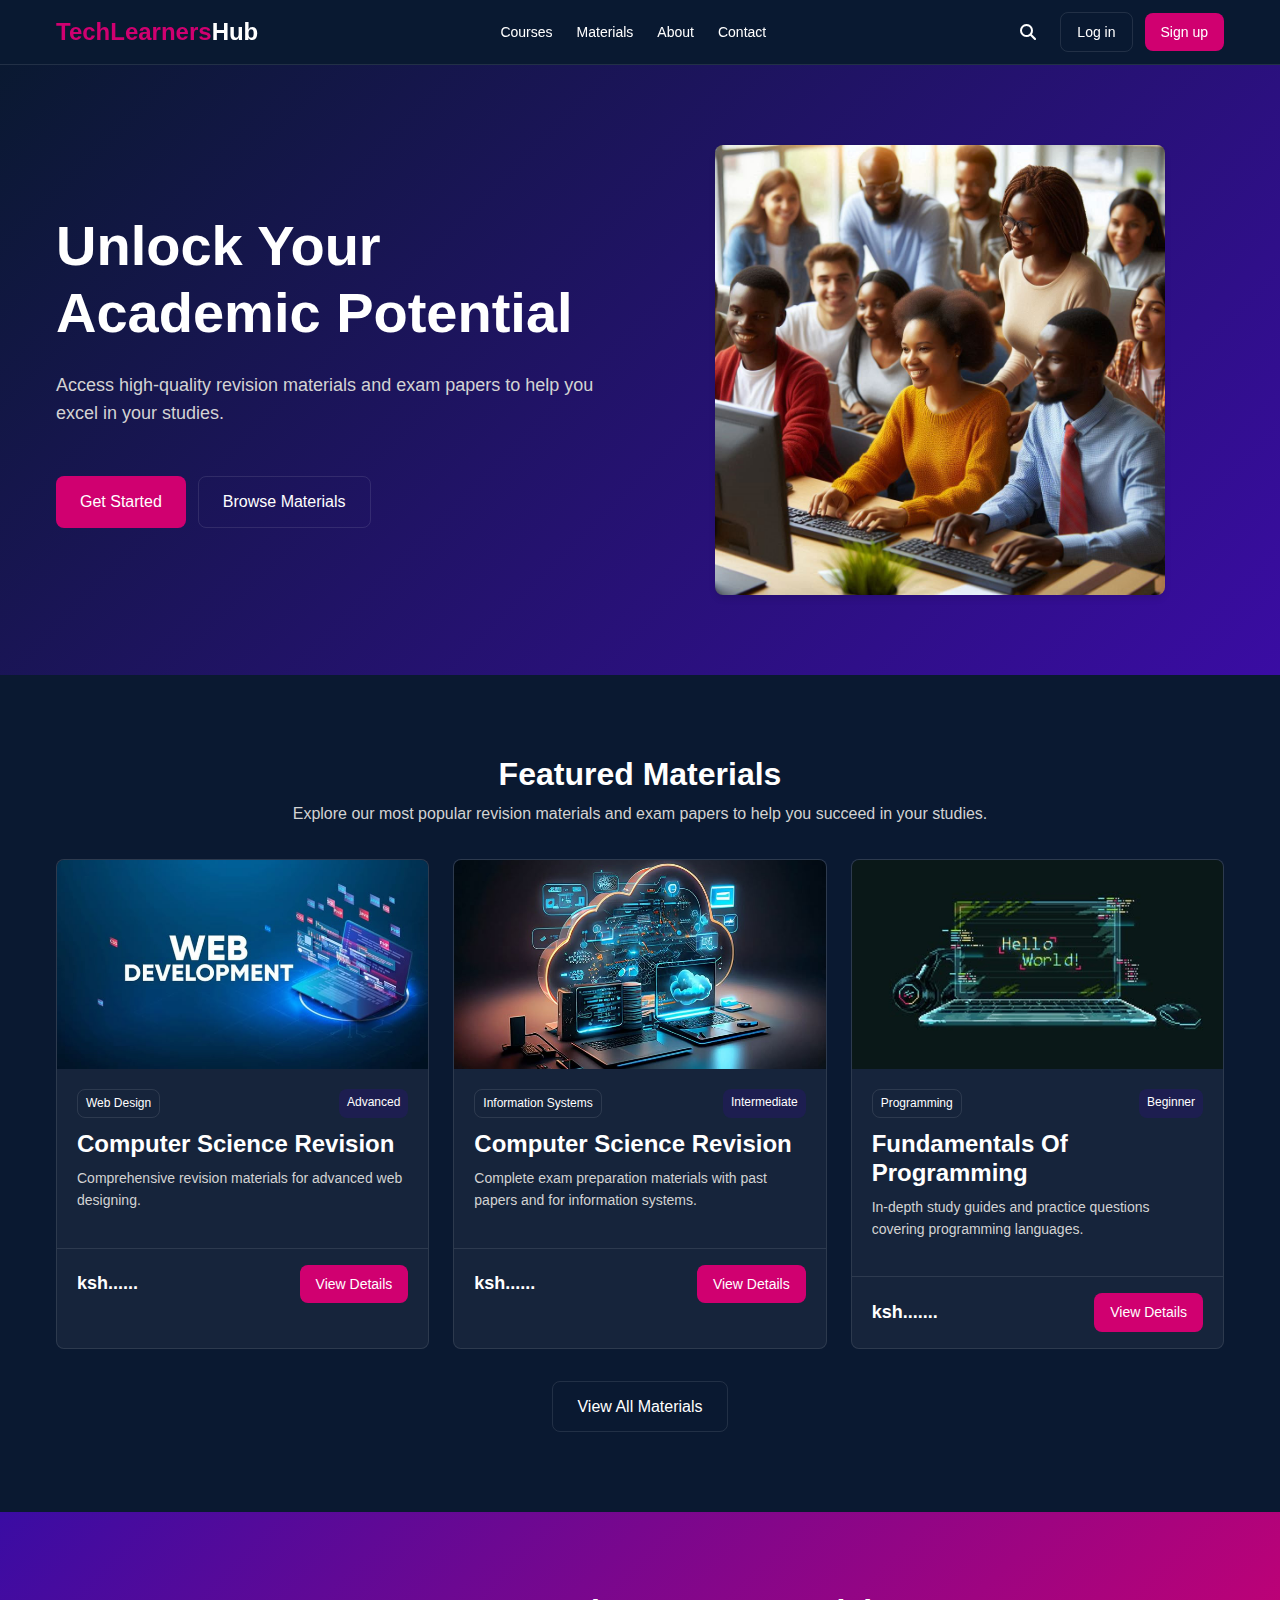
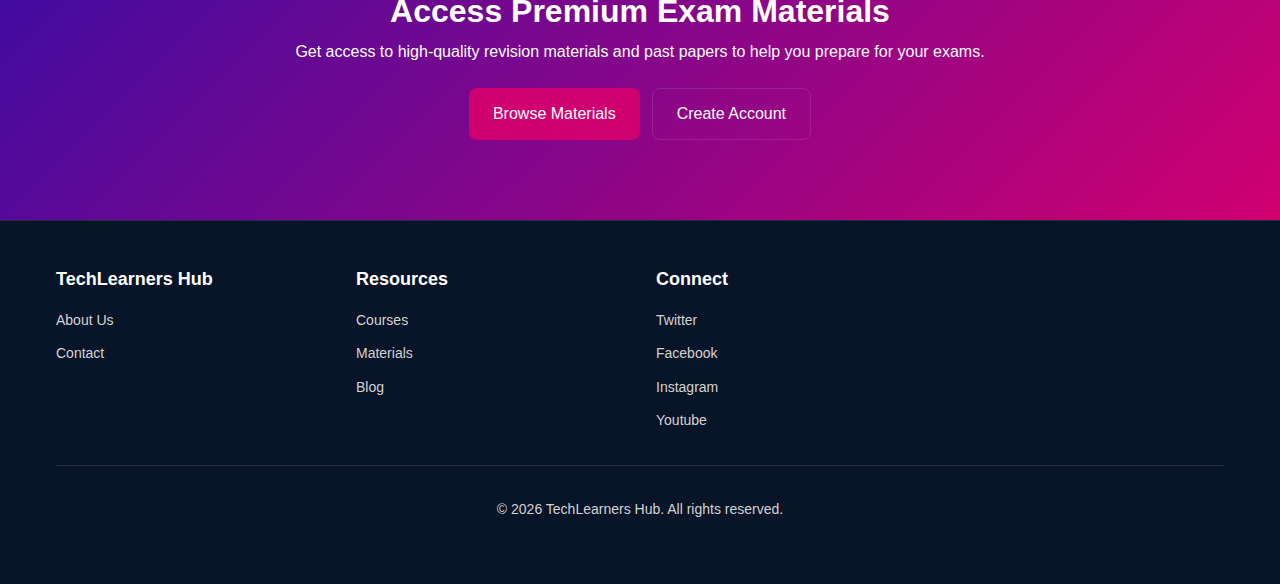
<file: index.html>
<!DOCTYPE html>
<html lang="en">
<head>
    <meta charset="UTF-8">
    <meta name="viewport" content="width=device-width, initial-scale=1.0">
    <title>TechLearnersHub</title>
    <link rel="stylesheet" href="styles.css">
    <link rel="stylesheet" href="https://cdnjs.cloudflare.com/ajax/libs/font-awesome/6.4.0/css/all.min.css">
</head>
<body>
    <div class="app-container">
        <header class="header">
            <div class="container header-container">
                <a href="index.html" class="logo">
                    <span class="logo-text">TechLearners</span>Hub
                </a>
                <nav class="main-nav">
                    <ul class="nav-links">
                        <li><a href="materials.html">Courses</a></li>
                        <li><a href="materials.html">Materials</a></li>
                        <li><a href="about.html">About</a></li>
                        <li><a href="contact.html">Contact</a></li>
                    </ul>
                </nav>
                <div class="header-actions">
                    <a href="search.html" class="icon-button">
                        <i class="fas fa-search"></i>
                        <span class="sr-only">Search</span>
                    </a>
                    <a href="login.html" class="btn btn-outline">Log in</a>
                    <a href="signup.html" class="btn btn-primary">Sign up</a>
                </div>
                <button class="mobile-menu-toggle" aria-label="Toggle menu">
                    <i class="fas fa-bars"></i>
                </button>
            </div>
        </header>
        <main>
            <section class="hero-section">
                <div class="container">
                    <div class="hero-content">
                        <div class="hero-text">
                            <h1>Unlock Your Academic Potential</h1>
                            <p>Access high-quality revision materials and exam papers to help you excel in your studies.</p>
                            <div class="hero-buttons">
                                <a href="signup.html" class="btn btn-primary btn-lg">Get Started</a>
                                <a href="materials.html" class="btn btn-outline btn-lg">Browse Materials</a>
                            </div>
                        </div>
                        <div class="hero-image">
                            <img src="Comp%20Learning.png" alt="Students studying together">
                        </div>
                    </div>
                </div>
            </section>
            <section class="featured-section">
                <div class="container">
                    <div class="section-header">
                        <h2>Featured Materials</h2>
                        <p>Explore our most popular revision materials and exam papers to help you succeed in your studies.</p>
                    </div>
                    <div class="materials-grid">
                        <div class="material-card">
                            <div class="material-image">
                                <img src="web%20dev.jpg" alt="Web Development">
                            </div>
                            <div class="material-header">
                                <div class="material-badges">
                                    <span class="badge badge-outline">Web Design</span>
                                    <span class="badge badge-secondary">Advanced</span>
                                </div>
                                <h3>Computer Science Revision</h3>
                                <p>Comprehensive revision materials for advanced web designing.</p>
                            </div>
                            <div class="material-footer">
                                <div class="material-price">ksh......</div>
                                <a href="material-detail.html?id=1" class="btn btn-primary">View Details</a>
                            </div>
                        </div>
                        <div class="material-card">
                            <div class="material-image">
                                <img src="is.jpg" alt="Information Systems">
                            </div>
                            <div class="material-header">
                                <div class="material-badges">
                                    <span class="badge badge-outline">Information Systems</span>
                                    <span class="badge badge-secondary">Intermediate</span>
                                </div>
                                <h3>Computer Science Revision</h3>
                                <p>Complete exam preparation materials with past papers and for information systems.</p>
                            </div>
                            <div class="material-footer">
                                <div class="material-price">ksh......</div>
                                <a href="material-detail.html?id=2" class="btn btn-primary">View Details</a>
                            </div>
                        </div>
                        <div class="material-card">
                            <div class="material-image">
                                <img src="programming.jpg" alt="Programming">
                            </div>
                            <div class="material-header">
                                <div class="material-badges">
                                    <span class="badge badge-outline">Programming</span>
                                    <span class="badge badge-secondary">Beginner</span>
                                </div>
                                <h3>Fundamentals Of Programming</h3>
                                <p>In-depth study guides and practice questions covering programming languages.</p>
                            </div>
                            <div class="material-footer">
                                <div class="material-price">ksh.......</div>
                                <a href="material-detail.html?id=3" class="btn btn-primary">View Details</a>
                            </div>
                        </div>
                    </div>
                    <div class="section-footer">
                        <a href="materials.html" class="btn btn-outline btn-lg">View All Materials</a>
                    </div>
                </div>
            </section>
            <section class="cta-section">
                <div class="container">
                    <div class="cta-content">
                        <h2>Access Premium Exam Materials</h2>
                        <p>Get access to high-quality revision materials and past papers to help you prepare for your exams.</p>
                        <div class="cta-buttons">
                            <a href="materials.html" class="btn btn-primary btn-lg">Browse Materials</a>
                            <a href="signup.html" class="btn btn-outline btn-lg">Create Account</a>
                        </div>
                    </div>
                </div>
            </section>
        </main>

        <footer class="footer">
            <div class="container">
                <div class="footer-grid">
                    <div class="footer-column"><h3>TechLearners <span>Hub</span></h3><ul><li><a href="about.html">About Us</a></li><li><a href="contact.html">Contact</a></li></ul></div>
                    <div class="footer-column"><h3>Resources</h3> <ul><li><a href="materials.html">Courses</a></li><li><a href="materials.html">Materials</a></li><li><a href="blog.html">Blog</a></li></ul></div>
                    <div class="footer-column">
                        <h3>Connect</h3>
                        <ul>
                            <li><a href="#">Twitter</a></li>
                            <li><a href="#">Facebook</a></li>
                            <li><a href="#">Instagram</a></li>
                            <li><a href="https://www.youtube.com/@TechhubSolutions-b2d">Youtube</a></li>
                        </ul>
                    </div>
                </div>
                <div class="footer-bottom">
                    <p>&copy; <span id="current-year"></span> TechLearners Hub. All rights reserved.</p>
                </div>
            </div>
        </footer>
    </div>

    <script src="script.js"></script>
</body>
</html>
</file>
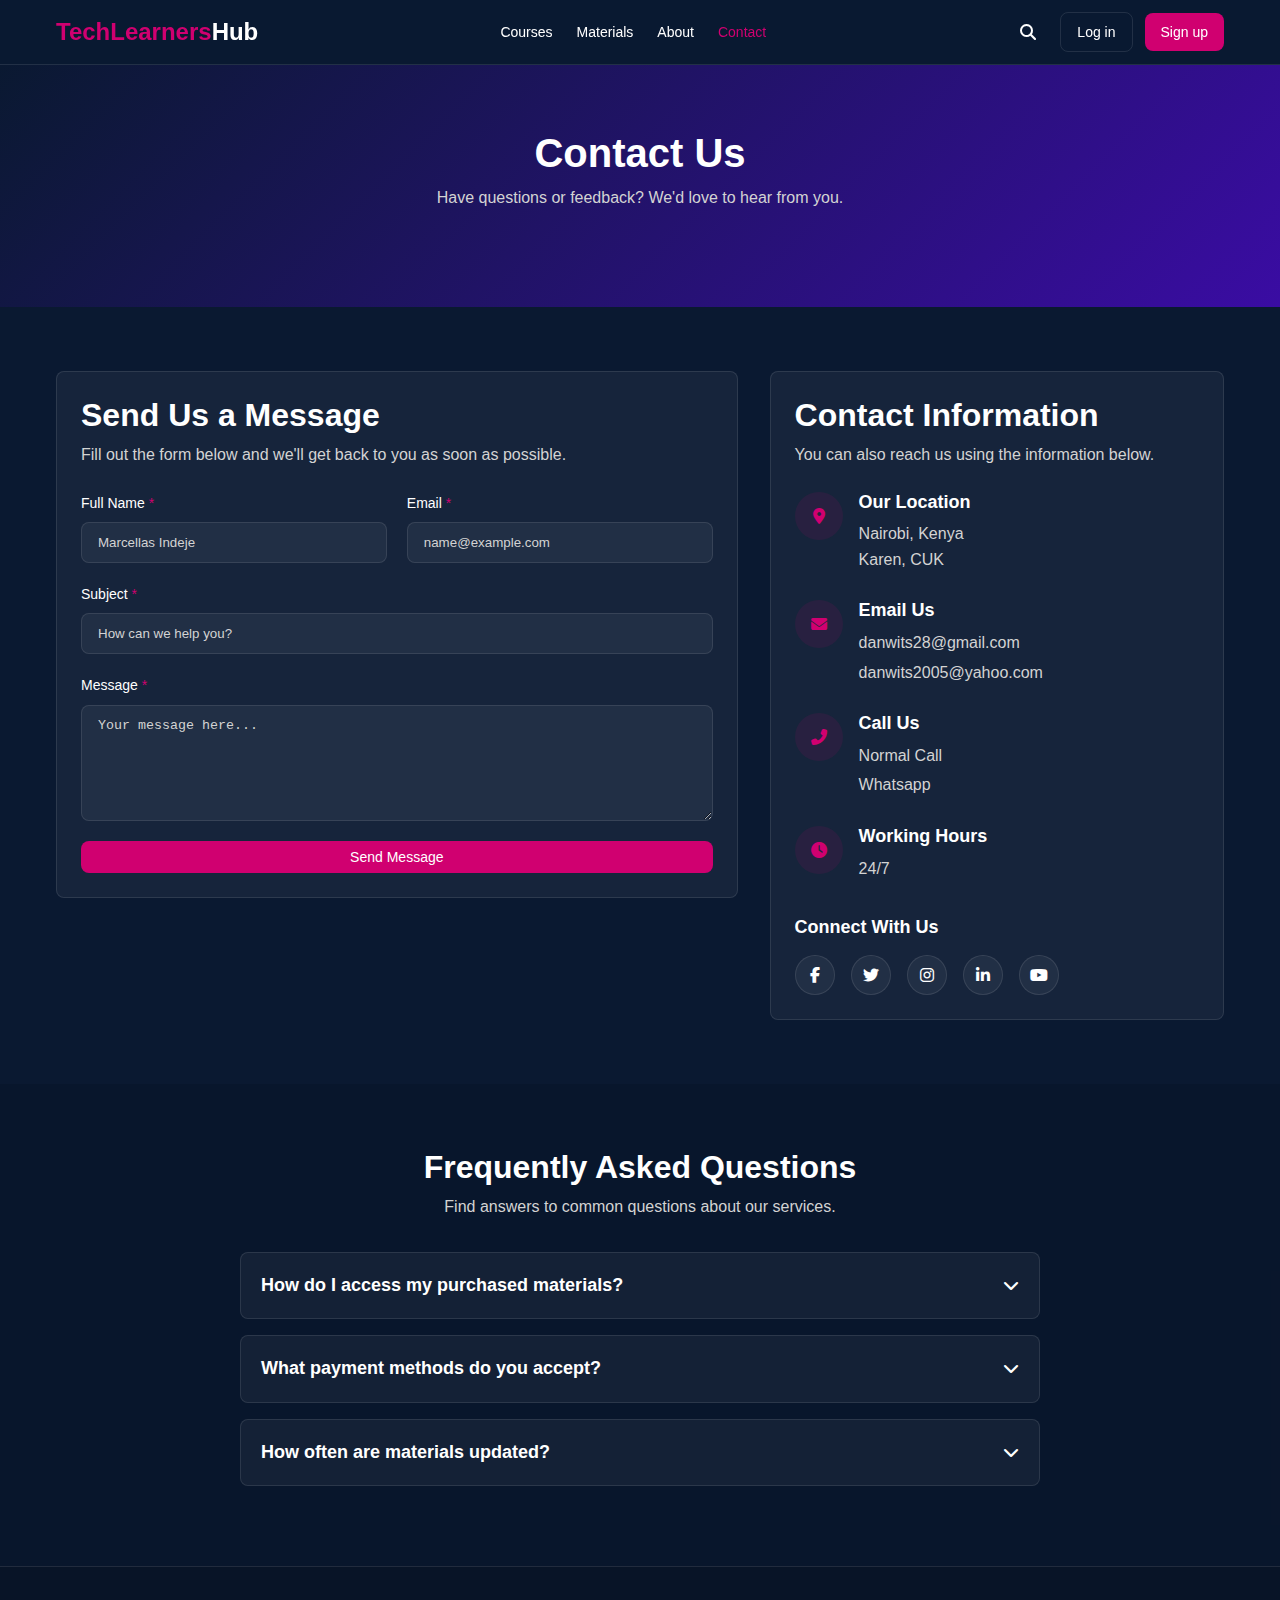
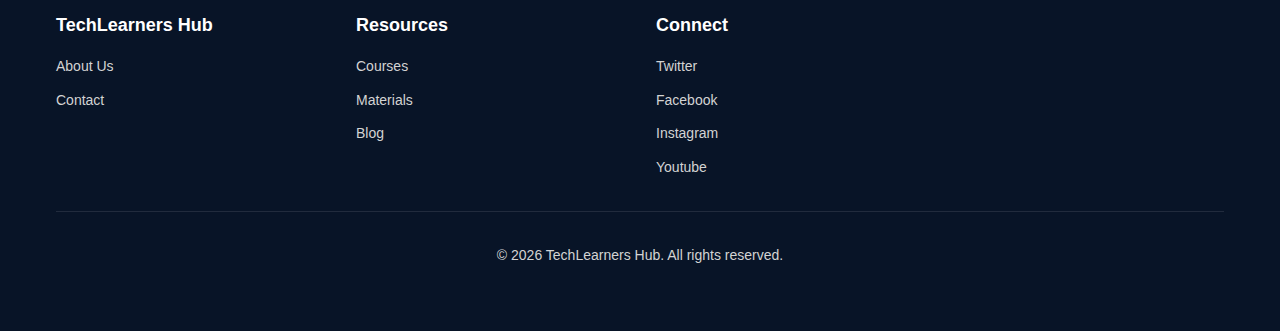
<file: contact.html>
<!DOCTYPE html>
<html lang="en">
<head>
    <meta charset="UTF-8">
    <meta name="viewport" content="width=device-width, initial-scale=1.0">
    <title>Contact Us - TechLearners</title>
    <link rel="stylesheet" href="styles.css">
    <link rel="stylesheet" href="https://cdnjs.cloudflare.com/ajax/libs/font-awesome/6.4.0/css/all.min.css">
</head>
<body>
    <div class="app-container">
        <header class="header">
            <div class="container header-container">
                <a href="index.html" class="logo">
                    <span class="logo-text">TechLearners</span>Hub
                </a>
                <nav class="main-nav">
                    <ul class="nav-links">
                        <li><a href="materials.html">Courses</a></li>
                        <li><a href="materials.html">Materials</a></li>
                        <li><a href="about.html">About</a></li>
                        <li><a href="contact.html" class="active">Contact</a></li>
                    </ul>
                </nav>
                <div class="header-actions">
                    <a href="search.html" class="icon-button">
                        <i class="fas fa-search"></i>
                        <span class="sr-only">Search</span>
                    </a>
                    <a href="login.html" class="btn btn-outline">Log in</a>
                    <a href="signup.html" class="btn btn-primary">Sign up</a>
                </div>
                <button class="mobile-menu-toggle" aria-label="Toggle menu">
                    <i class="fas fa-bars"></i>
                </button>
            </div>
        </header>

        <main>
            <section class="contact-hero-section">
                <div class="container">
                    <div class="section-header">
                        <h1>Contact Us</h1>
                        <p>Have questions or feedback? We'd love to hear from you.</p>
                    </div>
                </div>
            </section>

            <section class="contact-section">
                <div class="container">
                    <div class="contact-grid">
                        <!-- Contact Form -->
                        <div class="contact-form-container">
                            <div class="content-card">
                                <h2>Send Us a Message</h2>
                                <p class="contact-subtitle">Fill out the form below and we'll get back to you as soon as possible.</p>
                                
                                <div id="form-success" class="alert alert-success" style="display: none;">
                                    <i class="fas fa-check-circle"></i>
                                    <p>Your message has been sent successfully! We'll get back to you soon.</p>
                                </div>
                                
                                <div id="form-error" class="alert alert-error" style="display: none;">
                                    <i class="fas fa-exclamation-circle"></i>
                                    <p id="error-message">Please fill in all required fields.</p>
                                </div>
                                
                                <form id="contact-form" class="contact-form">
                                    <div class="form-row">
                                        <div class="form-group">
                                            <label for="name">Full Name <span class="required">*</span></label>
                                            <input type="text" id="name" placeholder="Marcellas Indeje" required>
                                        </div>
                                        <div class="form-group">
                                            <label for="email">Email <span class="required">*</span></label>
                                            <input type="email" id="email" placeholder="name@example.com" required>
                                        </div>
                                    </div>
                                    <div class="form-group">
                                        <label for="subject">Subject <span class="required">*</span></label>
                                        <input type="text" id="subject" placeholder="How can we help you?" required>
                                    </div>
                                    <div class="form-group">
                                        <label for="message">Message <span class="required">*</span></label>
                                        <textarea id="message" rows="6" placeholder="Your message here..." required></textarea>
                                    </div>
                                    <button type="submit" class="btn btn-primary btn-block" id="submit-button">Send Message</button>
                                </form>
                            </div>
                        </div>
                        
                        <!-- Contact Info -->
                        <div class="contact-info-container">
                            <div class="content-card">
                                <h2>Contact Information</h2>
                                <p class="contact-subtitle">You can also reach us using the information below.</p>
                                
                                <div class="contact-info-list">
                                    <div class="contact-info-item">
                                        <div class="contact-icon">
                                            <i class="fas fa-map-marker-alt"></i>
                                        </div>
                                        <div class="contact-details">
                                            <h3>Our Location</h3>
                                            <p>Nairobi, Kenya<br>Karen, CUK</p>
                                        </div>
                                    </div>
                                    
                                    <div class="contact-info-item">
                                        <div class="contact-icon">
                                            <i class="fas fa-envelope"></i>
                                        </div>
                                        <div class="contact-details">
                                            <h3>Email Us</h3>
                                            <p><a href="mailto:info@learnhub.com">danwits28@gmail.com</a></p>
                                            <p><a href="mailto:support@learnhub.com">danwits2005@yahoo.com</a></p>
                                        </div>
                                    </div>
                                    
                                    <div class="contact-info-item">
                                        <div class="contact-icon">
                                            <i class="fas fa-phone-alt"></i>
                                        </div>
                                        <div class="contact-details">
                                            <h3>Call Us</h3>
                                            <p><a href="tel:+254712656502">Normal Call</a></p>
                                            <p><a href="tel:+254786624882">Whatsapp</a></p>
                                        </div>
                                    </div>
                                    
                                    <div class="contact-info-item">
                                        <div class="contact-icon">
                                            <i class="fas fa-clock"></i>
                                        </div>
                                        <div class="contact-details">
                                            <h3>Working Hours</h3>
                                            <p>24/7</p>
                                            
                                        </div>
                                    </div>
                                </div>
                                
                                <div class="social-links">
                                    <h3>Connect With Us</h3>
                                    <div class="social-icons">
                                        <a href="#" class="social-icon"><i class="fab fa-facebook-f"></i></a>
                                        <a href="#" class="social-icon"><i class="fab fa-twitter"></i></a>
                                        <a href="#" class="social-icon"><i class="fab fa-instagram"></i></a>
                                        <a href="#" class="social-icon"><i class="fab fa-linkedin-in"></i></a>
                                        <a href="https://www.youtube.com/@TechhubSolutions-b2d" class="social-icon"><i class="fab fa-youtube"></i></a>
                                    </div>
                                </div>
                            </div>
                        </div>
                    </div>
                </div>
            </section>
            
          
            
            <section class="faq-section">
                <div class="container">
                    <div class="section-header">
                        <h2>Frequently Asked Questions</h2>
                        <p>Find answers to common questions about our services.</p>
                    </div>
                    
                    <div class="faq-container">
                        <div class="faq-item">
                            <div class="faq-question" data-faq="1">
                                <h3>How do I access my purchased materials?</h3>
                                <span class="faq-icon"><i class="fas fa-chevron-down"></i></span>
                            </div>
                            <div class="faq-answer" id="faq-1">
                                <p>After purchasing a material, you can access it immediately in your dashboard. Simply log in to your account, navigate to "My Materials" in your dashboard, and you'll find all your purchased materials there. You can view them online or download them as PDFs for offline use.</p>
                            </div>
                        </div>
                        
                        <div class="faq-item">
                            <div class="faq-question" data-faq="2">
                                <h3>What payment methods do you accept?</h3>
                                <span class="faq-icon"><i class="fas fa-chevron-down"></i></span>
                            </div>
                            <div class="faq-answer" id="faq-2">
                                <p>We accept various payment methods including credit/debit cards (Visa, MasterCard, American Express) and mobile payment options like M-Pesa. All payments are processed securely, and we never store your full payment details on our servers.</p>
                            </div>
                        </div>
                        
                       
                        
                        <div class="faq-item">
                            <div class="faq-question" data-faq="4">
                                <h3>How often are materials updated?</h3>
                                <span class="faq-icon"><i class="fas fa-chevron-down"></i></span>
                            </div>
                            <div class="faq-answer" id="faq-4">
                                <p>We regularly update our materials to ensure they remain current and relevant. Most materials are updated at least once a year, with some high-demand subjects receiving more frequent updates. When you purchase a material, you get access to all future updates for that specific version.</p>
                            </div>
                        </div>
                    </div>
                </div>
            </section>
        </main>

        <footer class="footer">
            <div class="container">
                <div class="footer-grid">
                    <div class="footer-column">
                        <h3>TechLearners <span>Hub</span></h3>
                        <ul>
                            <li><a href="about.html">About Us</a></li>
                            <li><a href="contact.html">Contact</a></li>
                        </ul>
                    </div>
                    <div class="footer-column">
                        <h3>Resources</h3>
                        <ul>
                            <li><a href="materials.html">Courses</a></li>
                            <li><a href="materials.html">Materials</a></li>
                            <li><a href="blog.html">Blog</a></li>
                        </ul>
                    </div>
                  
                    <div class="footer-column">
                        <h3>Connect</h3>
                        <ul>
                            <li><a href="#">Twitter</a></li>
                            <li><a href="#">Facebook</a></li>
                            <li><a href="#">Instagram</a></li>
                            <li><a href="https://www.youtube.com/@TechhubSolutions-b2d">Youtube</a></li>
                        </ul>
                    </div>
                </div>
                <div class="footer-bottom">
                    <p>&copy; <span id="current-year"></span> TechLearners Hub. All rights reserved.</p>
                </div>
            </div>
        </footer>
    </div>

    <script src="script.js"></script>
    <script>
    // Contact Page JavaScript

document.addEventListener('DOMContentLoaded', function() {
  // Initialize contact form
  initContactForm();
  
  // Initialize FAQ accordions
  initFaqAccordions();
});

// Contact Form Functionality
function initContactForm() {
  const contactForm = document.getElementById('contact-form');
  const submitButton = document.getElementById('submit-button');
  const formSuccess = document.getElementById('form-success');
  const formError = document.getElementById('form-error');
  const errorMessage = document.getElementById('error-message');
  
  if (!contactForm) return;
  
  contactForm.addEventListener('submit', function(e) {
    e.preventDefault();
    
    // Get form values
    const name = document.getElementById('name').value.trim();
    const email = document.getElementById('email').value.trim();
    const subject = document.getElementById('subject').value.trim();
    const message = document.getElementById('message').value.trim();
    
    // Validate form
    if (!name || !email || !subject || !message) {
      showError('Please fill in all required fields.');
      return;
    }
    
    // Validate email format
    if (!isValidEmail(email)) {
      showError('Please enter a valid email address.');
      return;
    }
    
    // Hide any previous error messages
    formError.style.display = 'none';
    
    // Simulate form submission
    submitButton.textContent = 'Sending...';
    submitButton.disabled = true;
    
    // Simulate API call with timeout
    setTimeout(() => {
      // Show success message
      formSuccess.style.display = 'flex';
      
      // Reset form
      contactForm.reset();
      
      // Reset button
      submitButton.textContent = 'Send Message';
      submitButton.disabled = false;
      
      // Hide success message after 5 seconds
      setTimeout(() => {
        formSuccess.style.display = 'none';
      }, 5000);
    }, 1500);
  });
  
  // Helper function to show error message
  function showError(message) {
    errorMessage.textContent = message;
    formError.style.display = 'flex';
    
    // Scroll to error message
    formError.scrollIntoView({ behavior: 'smooth', block: 'center' });
  }
  
  // Helper function to validate email format
  function isValidEmail(email) {
    const emailRegex = /^[^\s@]+@[^\s@]+\.[^\s@]+$/;
    return emailRegex.test(email);
  }
}

// FAQ Accordion Functionality
function initFaqAccordions() {
  const faqQuestions = document.querySelectorAll('.faq-question');
  
  faqQuestions.forEach(question => {
    question.addEventListener('click', function() {
      const faqId = this.getAttribute('data-faq');
      const answer = document.getElementById(`faq-${faqId}`);
      
      // Toggle active class on question
      this.classList.toggle('active');
      
      // Toggle active class on answer
      answer.classList.toggle('active');
    });
  });
}
    </script>
</body>
</html>
</file>
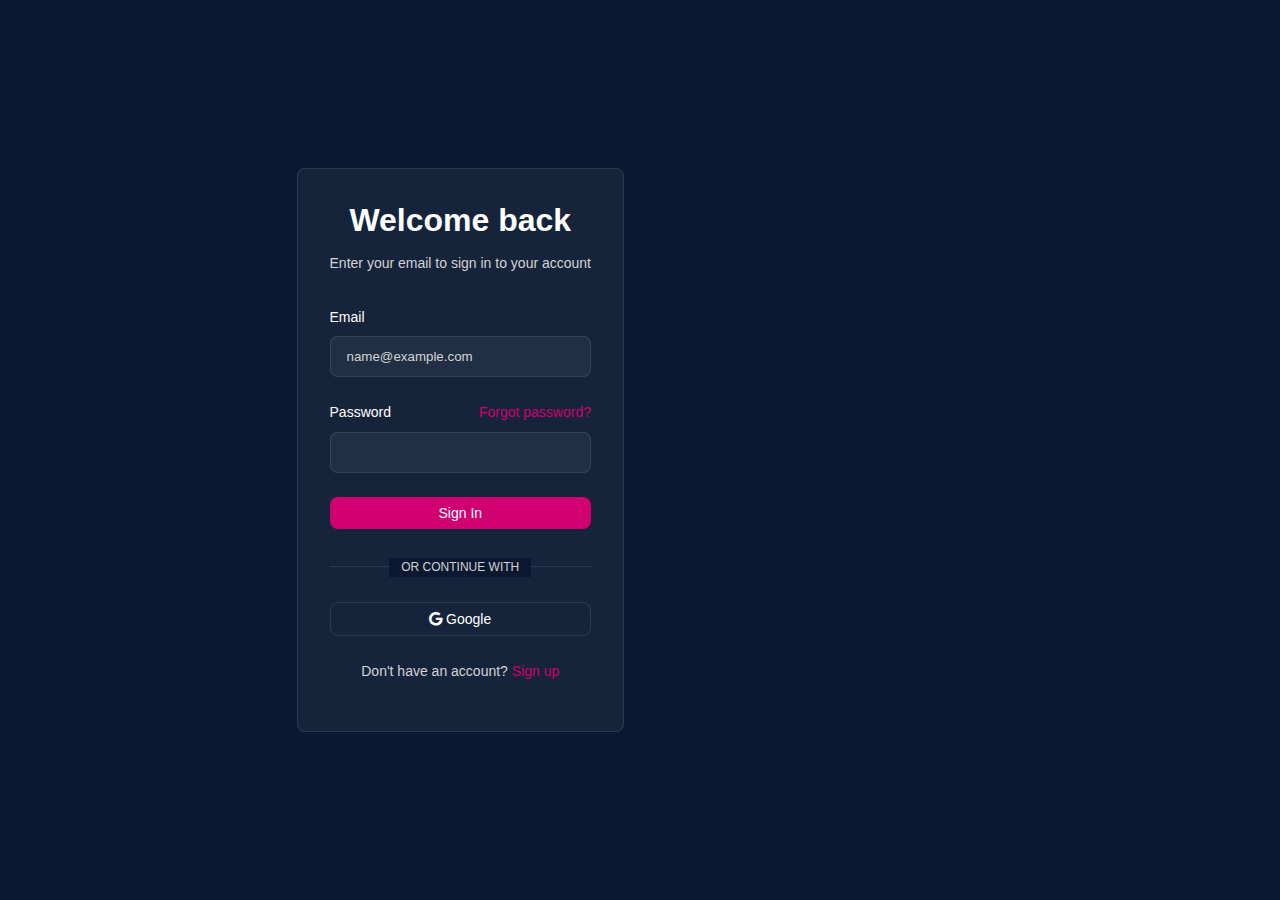
<file: login.html>
<!DOCTYPE html>
<html lang="en">
<head>
    <meta charset="UTF-8">
    <meta name="viewport" content="width=device-width, initial-scale=1.0">
    <title>Login - TechLearners</title>
    <link rel="stylesheet" href="styles.css">
    <link rel="stylesheet" href="https://cdnjs.cloudflare.com/ajax/libs/font-awesome/6.4.0/css/all.min.css">
</head>
<body>
    <div class="app-container">
        <div class="auth-container">
            <div class="auth-card">
                <div class="auth-header">
                    <h1>Welcome back</h1>
                    <p>Enter your email to sign in to your account</p>
                </div>
                
                <div id="error-alert" class="alert alert-error" style="display: none;">
                    <i class="fas fa-exclamation-circle"></i>
                    <p id="error-message"></p>
                </div>

                <form id="login-form" class="auth-form">
                    <div class="form-group">
                        <label for="email">Email</label>
                        <input type="email" id="email" placeholder="name@example.com" required>
                    </div>
                    <div class="form-group">
                        <div class="form-group-header">
                            <label for="password">Password</label>
                            <a href="forgot-password.html" class="form-link">Forgot password?</a>
                        </div>
                        <input type="password" id="password" required>
                    </div>
                    <button type="submit" class="btn btn-primary btn-block" id="login-button">Sign In</button>
                </form>

                <div class="auth-divider">
                    <span>Or continue with</span>
                </div>

                <button class="btn btn-outline btn-block" id="google-login-button">
                    <i class="fab fa-google"></i> Google
                </button>

                <p class="auth-footer">
                    Don't have an account? <a href="signup.html" class="form-link">Sign up</a>
                </p>
            </div>
        </div>
    </div>

    <script src="script.js"></script>
</body>
</html>
</file>
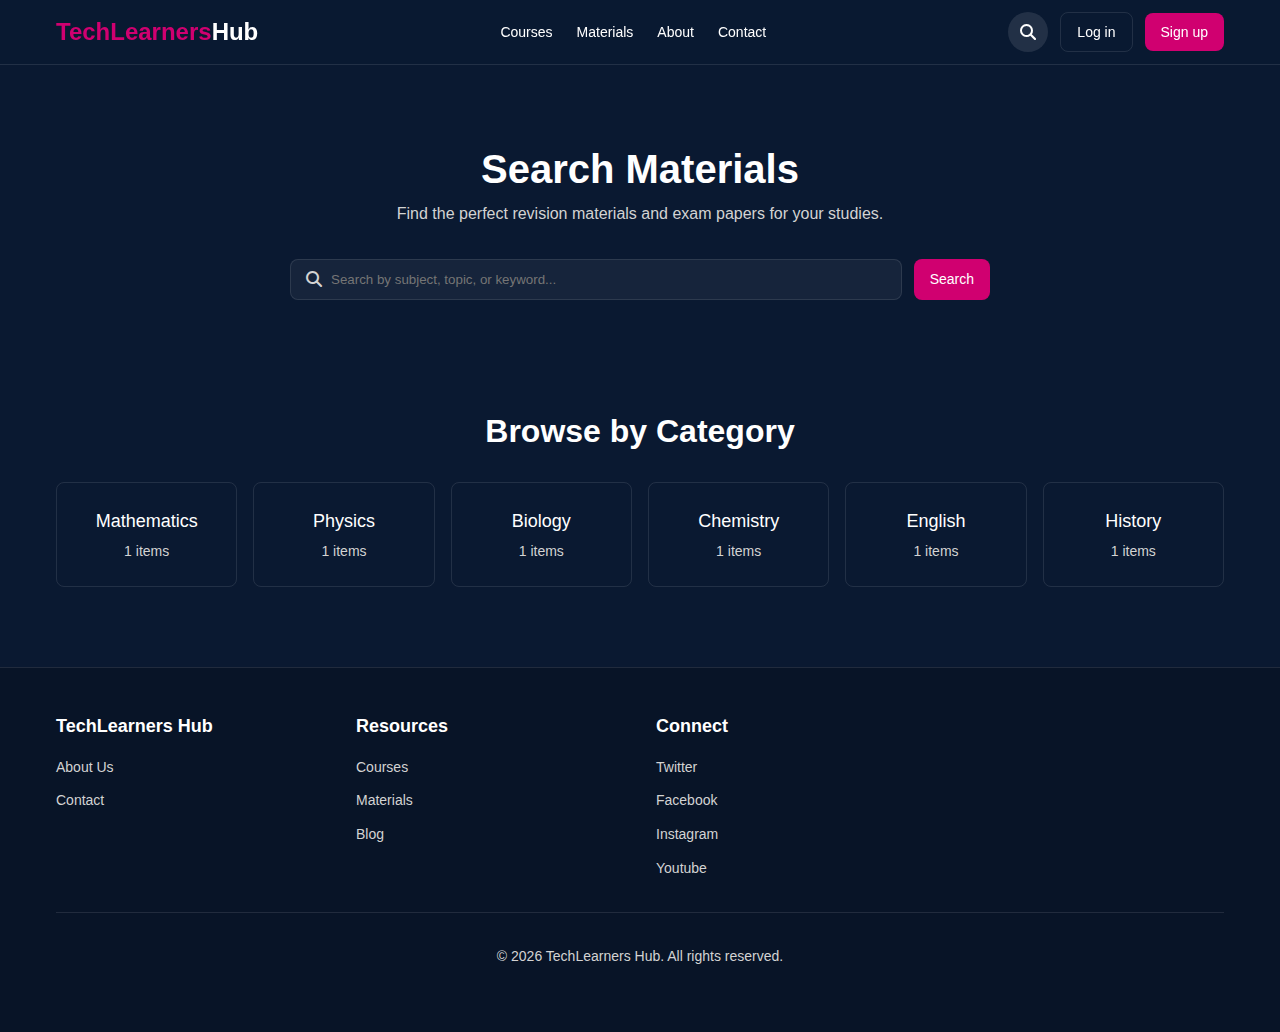
<file: search.html>
<!DOCTYPE html>
<html lang="en">
<head>
    <meta charset="UTF-8">
    <meta name="viewport" content="width=device-width, initial-scale=1.0">
    <title>Search - LearnHub</title>
    <link rel="stylesheet" href="styles.css">
    <link rel="stylesheet" href="https://cdnjs.cloudflare.com/ajax/libs/font-awesome/6.4.0/css/all.min.css">
</head>
<body>
    <div class="app-container">
        <header class="header">
            <div class="container header-container">
                <a href="index.html" class="logo">
                    <span class="logo-text">TechLearners</span>Hub
                </a>
                <nav class="main-nav">
                    <ul class="nav-links">
                        <li><a href="materials.html">Courses</a></li>
                        <li><a href="materials.html">Materials</a></li>
                        <li><a href="about.html">About</a></li>
                        <li><a href="contact.html">Contact</a></li>
                    </ul>
                </nav>
                <div class="header-actions">
                    <a href="search.html" class="icon-button active">
                        <i class="fas fa-search"></i>
                        <span class="sr-only">Search</span>
                    </a>
                    <a href="login.html" class="btn btn-outline">Log in</a>
                    <a href="signup.html" class="btn btn-primary">Sign up</a>
                </div>
                <button class="mobile-menu-toggle" aria-label="Toggle menu">
                    <i class="fas fa-bars"></i>
                </button>
            </div>
        </header>

        <main>
            <section class="search-section">
                <div class="container">
                    <div class="section-header">
                        <h1>Search Materials</h1>
                        <p>Find the perfect revision materials and exam papers for your studies.</p>
                    </div>

                    <div class="search-form-container">
                        <form id="search-form" class="search-form">
                            <div class="search-input-container">
                                <i class="fas fa-search"></i>
                                <input type="search" id="search-input" placeholder="Search by subject, topic, or keyword...">
                            </div>
                            <button type="submit" class="btn btn-primary">Search</button>
                        </form>
                    </div>

                    <div id="search-results-header" class="search-results-header" style="display: none;">
                        <h2 id="results-count">Found 0 results</h2>
                        <p id="no-results-message" style="display: none;">Try adjusting your search terms or browse our categories below.</p>
                    </div>

                    <div class="materials-grid" id="search-results-container">
                    </div>

                    <div class="category-section" id="category-section">
                        <h2>Browse by Category</h2>
                        <div class="category-grid" id="category-grid">
                        </div>
                    </div>
                </div>
            </section>
        </main>

         <footer class="footer">
            <div class="container">
                <div class="footer-grid">
                    <div class="footer-column">
                        <h3>TechLearners <span>Hub</span></h3>
                        <ul>
                            <li><a href="about.html">About Us</a></li>
                            <li><a href="contact.html">Contact</a></li>
                        </ul>
                    </div>
                    <div class="footer-column">
                        <h3>Resources</h3>
                        <ul>
                            <li><a href="materials.html">Courses</a></li>
                            <li><a href="materials.html">Materials</a></li>
                            <li><a href="blog.html">Blog</a></li>
                        </ul>
                    </div>
                  
                    <div class="footer-column">
                        <h3>Connect</h3>
                        <ul>
                            <li><a href="#">Twitter</a></li>
                            <li><a href="#">Facebook</a></li>
                            <li><a href="#">Instagram</a></li>
                            <li><a href="https://www.youtube.com/@TechhubSolutions-b2d">Youtube</a></li>
                        </ul>
                    </div>
                </div>
                <div class="footer-bottom">
                    <p>&copy; <span id="current-year"></span> TechLearners Hub. All rights reserved.</p>
                </div>
            </div>
        </footer>
    </div>

    <script src="script.js"></script>
</body>
</html>
</file>
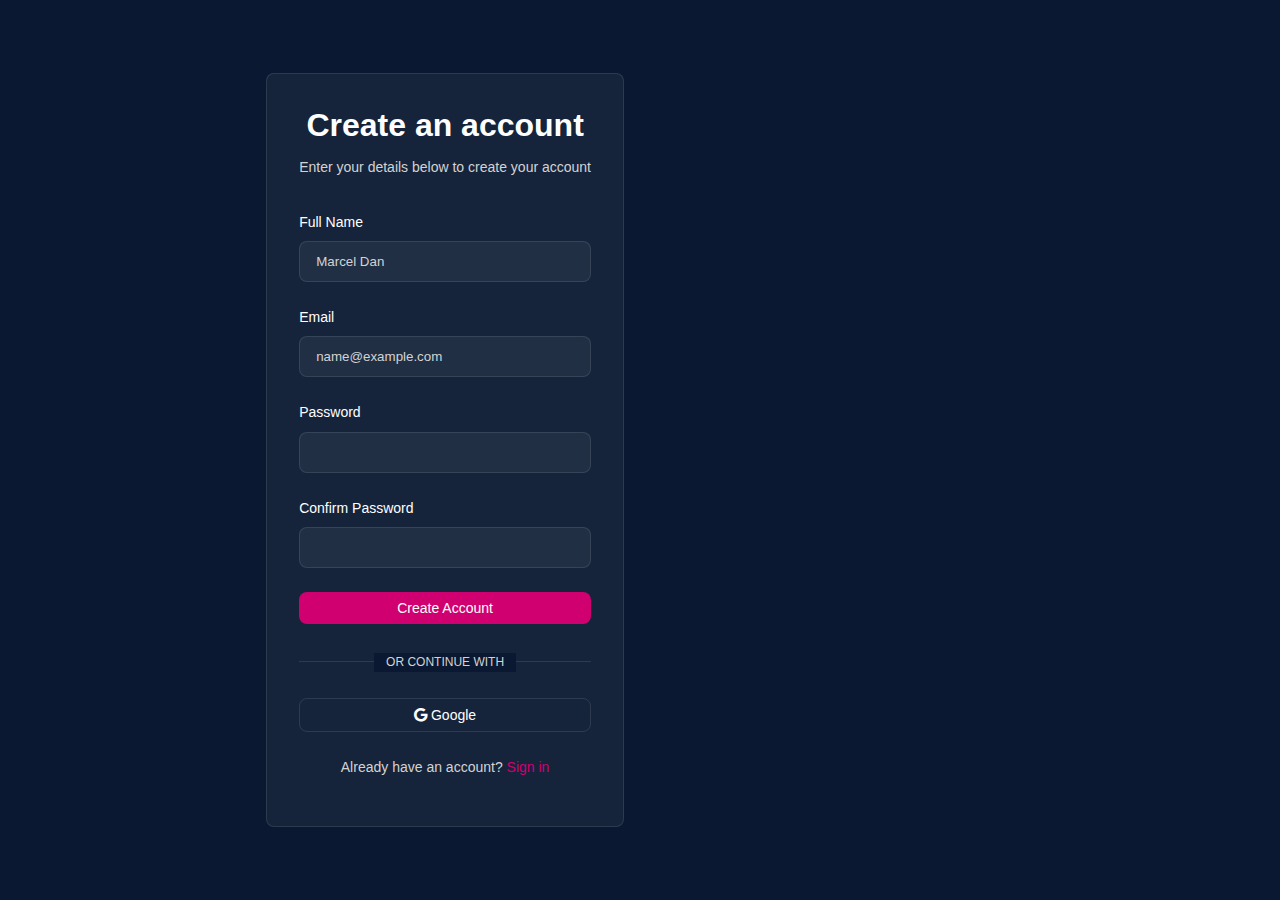
<file: signup.html>
<!DOCTYPE html>
<html lang="en">
<head>
    <meta charset="UTF-8">
    <meta name="viewport" content="width=device-width, initial-scale=1.0">
    <title>Sign Up - TechLearners</title>
    <link rel="stylesheet" href="styles.css">
    <link rel="stylesheet" href="https://cdnjs.cloudflare.com/ajax/libs/font-awesome/6.4.0/css/all.min.css">
</head>
<body>
    <div class="app-container">
        <div class="auth-container">
            <div class="auth-card">
                <div class="auth-header">
                    <h1>Create an account</h1>
                    <p>Enter your details below to create your account</p>
                </div>
                
                <div id="error-alert" class="alert alert-error" style="display: none;">
                    <i class="fas fa-exclamation-circle"></i>
                    <p id="error-message"></p>
                </div>

                <form id="signup-form" class="auth-form">
                    <div class="form-group">
                        <label for="name">Full Name</label>
                        <input type="text" id="name" placeholder="Marcel Dan" required>
                    </div>
                    <div class="form-group">
                        <label for="email">Email</label>
                        <input type="email" id="email" placeholder="name@example.com" required>
                    </div>
                    <div class="form-group">
                        <label for="password">Password</label>
                        <input type="password" id="password" required>
                    </div>
                    <div class="form-group">
                        <label for="confirm-password">Confirm Password</label>
                        <input type="password" id="confirm-password" required>
                    </div>
                    <button type="submit" class="btn btn-primary btn-block" id="signup-button">Create Account</button>
                </form>

                <div class="auth-divider">
                    <span>Or continue with</span>
                </div>

                <button class="btn btn-outline btn-block" id="google-signup-button">
                    <i class="fab fa-google"></i> Google
                </button>

                <p class="auth-footer">
                    Already have an account? <a href="login.html" class="form-link">Sign in</a>
                </p>
            </div>
        </div>
    </div>

    <script src="script.js"></script>
</body>
</html>
</file>
<file: styles.css>
/* Base Styles and Variables */
:root {
  --color-background: #0A1931;
  --color-gradient: #3A0CA3;
  --color-accent: #D00070;
  --color-text: #FFFFFF;
  --color-text-muted: #D3D3D3;
  --color-border: rgba(255, 255, 255, 0.1);
  --color-card-bg: rgba(255, 255, 255, 0.05);
  --color-card-hover: rgba(255, 255, 255, 0.1);
  --shadow: 0 4px 6px rgba(0, 0, 0, 0.1);
  --border-radius: 8px;
  --transition: all 0.3s ease;
}

/* Reset and Base Styles */
* {
  margin: 0;
  padding: 0;
  box-sizing: border-box;
}

body {
  font-family: -apple-system, BlinkMacSystemFont, 'Segoe UI', Roboto, Oxygen, Ubuntu, Cantarell, 'Open Sans', 'Helvetica Neue', sans-serif;
  background-color: var(--color-background);
  color: var(--color-text);
  line-height: 1.6;
  min-height: 100vh;
}

.app-container {
  display: flex;
  flex-direction: column;
  min-height: 100vh;
}

.container {
  width: 100%;
  max-width: 1200px;
  margin: 0 auto;
  padding: 0 1rem;
}

a {
  color: var(--color-text);
  text-decoration: none;
  transition: var(--transition);
}

a:hover {
  color: var(--color-accent);
}

ul {
  list-style: none;
}

img {
  max-width: 100%;
  height: auto;
}

.sr-only {
  position: absolute;
  width: 1px;
  height: 1px;
  padding: 0;
  margin: -1px;
  overflow: hidden;
  clip: rect(0, 0, 0, 0);
  white-space: nowrap;
  border-width: 0;
}

/* Typography */
h1, h2, h3, h4, h5, h6 {
  font-weight: 700;
  line-height: 1.2;
  margin-bottom: 0.5rem;
}

h1 {
  font-size: 2.5rem;
}

h2 {
  font-size: 2rem;
}

h3 {
  font-size: 1.5rem;
}

p {
  margin-bottom: 1rem;
}

/* Buttons */
.btn {
  display: inline-flex;
  align-items: center;
  justify-content: center;
  padding: 0.5rem 1rem;
  border-radius: var(--border-radius);
  font-weight: 500;
  cursor: pointer;
  transition: var(--transition);
  border: none;
  font-size: 0.875rem;
}

.btn-primary {
  background-color: var(--color-accent);
  color: var(--color-text);
}

.btn-primary:hover {
  background-color: #b0005c;
  color: var(--color-text);
}

.btn-outline {
  background-color: transparent;
  border: 1px solid var(--color-border);
  color: var(--color-text);
}

.btn-outline:hover {
  background-color: rgba(255, 255, 255, 0.1);
  color: var(--color-text);
}

.btn-lg {
  padding: 0.75rem 1.5rem;
  font-size: 1rem;
}

.btn-block {
  display: block;
  width: 100%;
}

.icon-button {
  display: inline-flex;
  align-items: center;
  justify-content: center;
  width: 2.5rem;
  height: 2.5rem;
  border-radius: 50%;
  background-color: transparent;
  transition: var(--transition);
}

.icon-button:hover, .icon-button.active {
  background-color: rgba(255, 255, 255, 0.1);
}

/* Header */
.header {
  position: sticky;
  top: 0;
  z-index: 100;
  background-color: rgba(10, 25, 49, 0.95);
  backdrop-filter: blur(10px);
  border-bottom: 1px solid var(--color-border);
}

.header-container {
  display: flex;
  align-items: center;
  justify-content: space-between;
  height: 4rem;
}

.logo {
  display: flex;
  align-items: center;
  font-size: 1.5rem;
  font-weight: 700;
}

.logo-text {
  color: var(--color-accent);
}

.main-nav {
  display: none;
}

.nav-links {
  display: flex;
  gap: 1.5rem;
}

.nav-links a {
  font-size: 0.875rem;
  font-weight: 500;
}

.nav-links a.active {
  color: var(--color-accent);
}

.header-actions {
  display: flex;
  align-items: center;
  gap: 0.75rem;
}

.mobile-menu-toggle {
  display: flex;
  align-items: center;
  justify-content: center;
  width: 2.5rem;
  height: 2.5rem;
  background: transparent;
  border: none;
  color: var(--color-text);
  cursor: pointer;
}

@media (min-width: 768px) {
  .main-nav {
    display: block;
  }
  
  .mobile-menu-toggle {
    display: none;
  }
}

/* Hero Section */
.hero-section {
  padding: 3rem 0;
  background: linear-gradient(135deg, var(--color-background) 0%, var(--color-gradient) 100%);
}

.hero-content {
  display: grid;
  gap: 2rem;
}

.hero-text {
  display: flex;
  flex-direction: column;
  justify-content: center;
  gap: 1rem;
}

.hero-text h1 {
  font-size: 2.5rem;
  line-height: 1.2;
}

.hero-text p {
  color: var(--color-text-muted);
  font-size: 1.125rem;
}

.hero-buttons {
  display: flex;
  flex-direction: column;
  gap: 0.75rem;
  margin-top: 1rem;
}

.hero-image {
  display: flex;
  align-items: center;
  justify-content: center;
}

.hero-image img {
  border-radius: var(--border-radius);
  box-shadow: var(--shadow);
  max-height: 350px;
  object-fit: cover;
}

@media (min-width: 768px) {
  .hero-section {
    padding: 5rem 0;
  }
  
  .hero-content {
    grid-template-columns: 1fr 1fr;
  }
  
  .hero-text h1 {
    font-size: 3.5rem;
  }
  
  .hero-buttons {
    flex-direction: row;
  }
  
  .hero-image img {
    max-height: 450px;
  }
}

/* Section Styles */
.section-header {
  text-align: center;
  max-width: 700px;
  margin: 0 auto 2rem;
}

.section-header p {
  color: var(--color-text-muted);
}

.section-footer {
  text-align: center;
  margin-top: 2rem;
}

.featured-section, .materials-section, .cta-section, .search-section, .material-detail-section, .dashboard-section {
  padding: 3rem 0;
}

.cta-section {
  background: linear-gradient(135deg, var(--color-gradient) 0%, var(--color-accent) 100%);
  text-align: center;
}

.cta-content {
  max-width: 700px;
  margin: 0 auto;
}

.cta-buttons {
  display: flex;
  flex-direction: column;
  gap: 0.75rem;
  margin-top: 1.5rem;
  justify-content: center;
}

@media (min-width: 768px) {
  .featured-section, .materials-section, .cta-section, .search-section, .material-detail-section, .dashboard-section {
    padding: 5rem 0;
  }
  
  .cta-buttons {
    flex-direction: row;
    justify-content: center;
  }
}

/* Material Cards */
.materials-grid {
  display: grid;
  grid-template-columns: 1fr;
  gap: 1.5rem;
}

.material-card {
  background-color: var(--color-card-bg);
  border-radius: var(--border-radius);
  overflow: hidden;
  transition: var(--transition);
  border: 1px solid var(--color-border);
}

.material-card:hover {
  transform: translateY(-5px);
  box-shadow: var(--shadow);
  background-color: var(--color-card-hover);
}

.material-image {
  aspect-ratio: 16 / 9;
  overflow: hidden;
}

.material-image img {
  width: 100%;
  height: 100%;
  object-fit: cover;
  transition: transform 0.3s ease;
}

.material-card:hover .material-image img {
  transform: scale(1.05);
}

.material-header {
  padding: 1.25rem;
}

.material-badges {
  display: flex;
  justify-content: space-between;
  margin-bottom: 0.75rem;
}

.badge {
  display: inline-block;
  padding: 0.25rem 0.5rem;
  border-radius: var(--border-radius);
  font-size: 0.75rem;
  font-weight: 500;
}

.badge-outline {
  border: 1px solid var(--color-border);
}

.badge-secondary {
  background-color: rgba(58, 12, 163, 0.2);
  color: var(--color-text);
}

.material-header h3 {
  margin-bottom: 0.5rem;
}

.material-header p {
  color: var(--color-text-muted);
  font-size: 0.875rem;
  display: -webkit-box;
  -webkit-line-clamp: 2;
  -webkit-box-orient: vertical;
  overflow: hidden;
}

.material-footer {
  display: flex;
  justify-content: space-between;
  align-items: center;
  padding: 1rem 1.25rem;
  border-top: 1px solid var(--color-border);
}

.material-price {
  font-weight: 700;
  font-size: 1.125rem;
}

@media (min-width: 768px) {
  .materials-grid {
    grid-template-columns: repeat(2, 1fr);
  }
}

@media (min-width: 1024px) {
  .materials-grid {
    grid-template-columns: repeat(3, 1fr);
  }
}

/* Filter Bar */
.filter-bar {
  display: flex;
  flex-direction: column;
  gap: 1rem;
  margin-bottom: 2rem;
}

.search-box {
  position: relative;
  flex: 1;
}

.search-box i {
  position: absolute;
  left: 1rem;
  top: 50%;
  transform: translateY(-50%);
  color: var(--color-text-muted);
}

.search-box input {
  width: 100%;
  padding: 0.75rem 1rem 0.75rem 2.5rem;
  border-radius: var(--border-radius);
  background-color: rgba(255, 255, 255, 0.05);
  border: 1px solid var(--color-border);
  color: var(--color-text);
}

.search-box input::placeholder {
  color: var(--color-text-muted);
}

.filter-selects {
  display: flex;
  gap: 1rem;
}

.filter-selects select {
  flex: 1;
  padding: 0.75rem 1rem;
  border-radius: var(--border-radius);
  background-color: rgba(255, 255, 255, 0.05);
  border: 1px solid var(--color-border);
  color: var(--color-text);
  appearance: none;
  background-image: url("data:image/svg+xml,%3Csvg xmlns='http://www.w3.org/2000/svg' width='24' height='24' viewBox='0 0 24 24' fill='none' stroke='white' stroke-width='2' stroke-linecap='round' stroke-linejoin='round'%3E%3Cpolyline points='6 9 12 15 18 9'%3E%3C/polyline%3E%3C/svg%3E");
  background-repeat: no-repeat;
  background-position: right 1rem center;
  background-size: 1rem;
}

@media (min-width: 768px) {
  .filter-bar {
    flex-direction: row;
  }
}

/* No Results */
.no-results {
  text-align: center;
  padding: 3rem 0;
}

.no-results h3 {
  margin-bottom: 0.5rem;
}

.no-results p {
  color: var(--color-text-muted);
}

/* Footer */
.footer {
  background-color: rgba(0, 0, 0, 0.2);
  border-top: 1px solid var(--color-border);
  margin-top: auto;
  padding: 3rem 0;
}

.footer-grid {
  display: grid;
  grid-template-columns: repeat(2, 1fr);
  gap: 2rem;
}

.footer-column h3 {
  margin-bottom: 1rem;
  font-size: 1.125rem;
}

.footer-column ul {
  display: flex;
  flex-direction: column;
  gap: 0.5rem;
}

.footer-column a {
  color: var(--color-text-muted);
  font-size: 0.875rem;
}

.footer-column a:hover {
  color: var(--color-accent);
}

.footer-bottom {
  text-align: center;
  margin-top: 2rem;
  padding-top: 2rem;
  border-top: 1px solid var(--color-border);
  color: var(--color-text-muted);
  font-size: 0.875rem;
}

@media (min-width: 768px) {
  .footer-grid {
    grid-template-columns: repeat(4, 1fr);
  }
}

/* Authentication Pages */
.auth-container {
  display: flex;
  align-items: center;
  justify-content: center;
  min-height: 100vh;
  padding: 1.5rem;
}

.auth-card {
  width: 100%;
  max-width: 400px;
  background-color: var(--color-card-bg);
  border-radius: var(--border-radius);
  padding: 2rem;
  border: 1px solid var(--color-border);
}

.auth-header {
  text-align: center;
  margin-bottom: 1.5rem;
}

.auth-header h1 {
  margin-bottom: 0.5rem;
}

.auth-header p {
  color: var(--color-text-muted);
  font-size: 0.875rem;
}

.auth-form {
  display: flex;
  flex-direction: column;
  gap: 1.25rem;
}

.form-group {
  display: flex;
  flex-direction: column;
  gap: 0.5rem;
}

.form-group-header {
  display: flex;
  justify-content: space-between;
  align-items: center;
}

.form-link {
  font-size: 0.875rem;
  color: var(--color-accent);
}

.form-link:hover {
  text-decoration: underline;
}

.form-group label {
  font-size: 0.875rem;
  font-weight: 500;
}

.form-group input {
  padding: 0.75rem 1rem;
  border-radius: var(--border-radius);
  background-color: rgba(255, 255, 255, 0.05);
  border: 1px solid var(--color-border);
  color: var(--color-text);
}

.form-group input::placeholder {
  color: var(--color-text-muted);
}

.form-row {
  display: grid;
  grid-template-columns: 1fr 1fr;
  gap: 1rem;
}

.auth-divider {
  position: relative;
  text-align: center;
  margin: 1.5rem 0;
}

.auth-divider::before {
  content: "";
  position: absolute;
  top: 50%;
  left: 0;
  right: 0;
  height: 1px;
  background-color: var(--color-border);
}

.auth-divider span {
  position: relative;
  display: inline-block;
  padding: 0 0.75rem;
  background-color: var(--color-background);
  color: var(--color-text-muted);
  font-size: 0.75rem;
  text-transform: uppercase;
}

.auth-footer {
  text-align: center;
  margin-top: 1.5rem;
  font-size: 0.875rem;
  color: var(--color-text-muted);
}

/* Alerts */
.alert {
  display: flex;
  padding: 1rem;
  border-radius: var(--border-radius);
  margin-bottom: 1.5rem;
  align-items: flex-start;
  gap: 0.75rem;
}

.alert i {
  margin-top: 0.25rem;
}

.alert-error {
  background-color: rgba(220, 38, 38, 0.1);
  border: 1px solid rgba(220, 38, 38, 0.2);
  color: #ef4444;
}

.alert-success {
  background-color: rgba(22, 163, 74, 0.1);
  border: 1px solid rgba(22, 163, 74, 0.2);
  color: #22c55e;
}

/* Material Detail Page */
.material-detail-grid {
  display: grid;
  gap: 2rem;
}

.material-sidebar {
  position: sticky;
  top: 5rem;
}

.material-description {
  color: var(--color-text-muted);
  margin-bottom: 2rem;
}

.tabs {
  margin-bottom: 2rem;
}

.tabs-list {
  display: flex;
  border-bottom: 1px solid var(--color-border);
  margin-bottom: 1rem;
}

.tab-button {
  padding: 0.75rem 1rem;
  background: transparent;
  border: none;
  color: var(--color-text-muted);
  cursor: pointer;
  font-weight: 500;
  border-bottom: 2px solid transparent;
}

.tab-button.active {
  color: var(--color-accent);
  border-bottom-color: var(--color-accent);
}

.tab-content {
  display: none;
}

.tab-content.active {
  display: block;
}

.content-card {
  background-color: var(--color-card-bg);
  border-radius: var(--border-radius);
  padding: 1.5rem;
  border: 1px solid var(--color-border);
}

.content-card-header {
  display: flex;
  justify-content: space-between;
  align-items: center;
  margin-bottom: 1.5rem;
}

.preview-badge {
  display: flex;
  align-items: center;
  gap: 0.5rem;
  color: var(--color-text-muted);
  font-size: 0.875rem;
}

.preview-content {
  margin-bottom: 2rem;
  white-space: pre-line;
}

.locked-content {
  position: relative;
  margin-top: 2rem;
  border-radius: var(--border-radius);
  overflow: hidden;
  border: 1px solid var(--color-border);
}

.locked-overlay {
  position: absolute;
  inset: 0;
  display: flex;
  flex-direction: column;
  align-items: center;
  justify-content: center;
  background-color: rgba(10, 25, 49, 0.9);
  backdrop-filter: blur(4px);
  padding: 2rem;
  text-align: center;
  z-index: 10;
}

.locked-overlay i {
  font-size: 2rem;
  color: var(--color-text-muted);
  margin-bottom: 1rem;
}

.locked-overlay h3 {
  margin-bottom: 0.5rem;
}

.locked-overlay p {
  color: var(--color-text-muted);
  margin-bottom: 1.5rem;
}

.locked-preview {
  height: 10rem;
  padding: 1.5rem;
  opacity: 0.2;
  overflow: hidden;
}

.full-content {
  margin-top: 2rem;
  padding: 1.5rem;
  border: 1px solid var(--color-border);
  border-radius: var(--border-radius);
}

.details-grid {
  display: grid;
  grid-template-columns: repeat(2, 1fr);
  gap: 1.5rem;
  margin-bottom: 2rem;
}

.details-item h4 {
  color: var(--color-text-muted);
  font-size: 0.875rem;
  font-weight: 500;
  margin-bottom: 0.25rem;
}

.what-youll-learn h4 {
  color: var(--color-text-muted);
  font-size: 0.875rem;
  font-weight: 500;
  margin-bottom: 0.5rem;
}

.what-youll-learn ul {
  list-style: disc;
  padding-left: 1.5rem;
}

.what-youll-learn li {
  margin-bottom: 0.25rem;
}

.reviews-list {
  display: flex;
  flex-direction: column;
  gap: 1.5rem;
}

.review-item {
  padding-bottom: 1.5rem;
  border-bottom: 1px solid var(--color-border);
}

.review-item:last-child {
  padding-bottom: 0;
  border-bottom: none;
}

.review-header {
  display: flex;
  justify-content: space-between;
  margin-bottom: 0.5rem;
}

.reviewer-name {
  font-weight: 500;
}

.review-date {
  color: var(--color-text-muted);
  font-size: 0.875rem;
}

.related-materials {
  margin-top: 3rem;
}

.related-materials h3 {
  margin-bottom: 1.5rem;
}

.related-materials-grid {
  display: grid;
  gap: 1rem;
}

.related-material-card {
  display: flex;
  background-color: var(--color-card-bg);
  border-radius: var(--border-radius);
  overflow: hidden;
  border: 1px solid var(--color-border);
}

.related-material-image {
  width: 33.333%;
}

.related-material-image img {
  width: 100%;
  height: 100%;
  object-fit: cover;
}

.related-material-content {
  width: 66.666%;
  padding: 1rem;
  display: flex;
  flex-direction: column;
}

.related-material-content h4 {
  margin-bottom: 0.25rem;
}

.related-material-content p {
  color: var(--color-text-muted);
  font-size: 0.875rem;
  margin-bottom: 0.5rem;
  display: -webkit-box;
  -webkit-line-clamp: 2;
  -webkit-box-orient: vertical;
  overflow: hidden;
}

.related-material-footer {
  display: flex;
  justify-content: space-between;
  align-items: center;
  margin-top: auto;
}

.purchase-info {
  margin-top: 1rem;
  font-size: 0.875rem;
  color: var(--color-text-muted);
  text-align: center;
}

.purchase-info p {
  margin-bottom: 0.25rem;
}

@media (min-width: 768px) {
  .material-detail-grid {
    grid-template-columns: 1fr 2fr;
  }
  
  .related-materials-grid {
    grid-template-columns: repeat(2, 1fr);
  }
}

/* Modal */
.modal {
  position: fixed;
  top: 0;
  left: 0;
  right: 0;
  bottom: 0;
  background-color: rgba(0, 0, 0, 0.5);
  display: none;
  align-items: center;
  justify-content: center;
  z-index: 1000;
  padding: 1rem;
}

.modal.active {
  display: flex;
}

.modal-content {
  background-color: var(--color-background);
  border-radius: var(--border-radius);
  max-width: 500px;
  width: 100%;
  border: 1px solid var(--color-border);
  max-height: 90vh;
  overflow-y: auto;
}

.modal-header {
  padding: 1.5rem;
  border-bottom: 1px solid var(--color-border);
}

.modal-header h2 {
  margin-bottom: 0.5rem;
}

.modal-header p {
  color: var(--color-text-muted);
  font-size: 0.875rem;
}

.modal-body {
  padding: 1.5rem;
}

.modal-footer {
  padding: 1.5rem;
  border-top: 1px solid var(--color-border);
  display: flex;
  justify-content: flex-end;
  gap: 0.75rem;
}

.payment-methods {
  display: flex;
  flex-direction: column;
  gap: 1rem;
  margin-bottom: 1.5rem;
}

.payment-method {
  display: flex;
  align-items: center;
  gap: 0.75rem;
}

.payment-method input[type="radio"] {
  width: 1.25rem;
  height: 1.25rem;
}

.payment-method label {
  display: flex;
  align-items: center;
  gap: 0.5rem;
}

.payment-info {
  color: var(--color-text-muted);
  font-size: 0.875rem;
  margin-top: 0.5rem;
}

.payment-summary {
  display: flex;
  flex-direction: column;
  gap: 1rem;
}

.summary-item {
  display: flex;
  justify-content: space-between;
}

.summary-total {
  display: flex;
  justify-content: space-between;
  font-weight: 700;
  padding-top: 1rem;
  margin-top: 0.5rem;
  border-top: 1px solid var(--color-border);
}

/* Dashboard */
.dashboard-grid {
  display: grid;
  gap: 2rem;
}

.sidebar-card {
  background-color: var(--color-card-bg);
  border-radius: var(--border-radius);
  border: 1px solid var(--color-border);
  overflow: hidden;
}

.sidebar-header {
  padding: 1.5rem;
  display: flex;
  align-items: center;
  gap: 1rem;
  border-bottom: 1px solid var(--color-border);
}

.user-avatar {
  width: 3rem;
  height: 3rem;
  border-radius: 50%;
  background-color: var(--color-gradient);
  display: flex;
  align-items: center;
  justify-content: center;
}

.user-info h3 {
  margin-bottom: 0.25rem;
}

.user-info p {
  color: var(--color-text-muted);
  font-size: 0.875rem;
  margin-bottom: 0;
}

.sidebar-nav {
  padding: 1rem;
}

.sidebar-nav-item {
  display: flex;
  align-items: center;
  gap: 0.75rem;
  padding: 0.75rem 1rem;
  width: 100%;
  text-align: left;
  background: transparent;
  border: none;
  color: var(--color-text);
  border-radius: var(--border-radius);
  cursor: pointer;
  transition: var(--transition);
}

.sidebar-nav-item:hover {
  background-color: rgba(255, 255, 255, 0.05);
}

.sidebar-nav-item.active {
  background-color: var(--color-accent);
}

.sidebar-footer {
  padding: 1.5rem;
  border-top: 1px solid var(--color-border);
}

.dashboard-tab {
  display: none;
}

.dashboard-tab.active {
  display: block;
}

.tab-header {
  display: flex;
  justify-content: space-between;
  align-items: center;
  margin-bottom: 2rem;
}

.purchased-materials {
  display: grid;
  gap: 1.5rem;
}

.profile-card {
  background-color: var(--color-card-bg);
  border-radius: var(--border-radius);
  padding: 1.5rem;
  border: 1px solid var(--color-border);
}

.profile-card h2 {
  margin-bottom: 0.5rem;
}

.profile-card > p {
  color: var(--color-text-muted);
  margin-bottom: 2rem;
}

.profile-details {
  display: grid;
  grid-template-columns: repeat(2, 1fr);
  gap: 1.5rem;
  margin-bottom: 2rem;
}

.profile-item label {
  display: block;
  color: var(--color-text-muted);
  font-size: 0.875rem;
  margin-bottom: 0.25rem;
}

.profile-footer {
  margin-top: 2rem;
}

.avatar {
  width: 2.5rem;
  height: 2.5rem;
  border-radius: 50%;
  background-color: var(--color-gradient);
  display: flex;
  align-items: center;
  justify-content: center;
  font-weight: 500;
}

.dropdown {
  position: relative;
}

.dropdown-toggle {
  background: transparent;
  border: none;
  cursor: pointer;
}

.dropdown-menu {
  position: absolute;
  top: 100%;
  right: 0;
  width: 200px;
  background-color: var(--color-background);
  border-radius: var(--border-radius);
  border: 1px solid var(--color-border);
  box-shadow: var(--shadow);
  padding: 0.5rem;
  display: none;
  z-index: 100;
}

.dropdown.active .dropdown-menu {
  display: block;
}

.dropdown-item {
  display: block;
  padding: 0.5rem 1rem;
  border-radius: var(--border-radius);
  transition: var(--transition);
}

.dropdown-item:hover {
  background-color: rgba(255, 255, 255, 0.05);
}

.dropdown-divider {
  height: 1px;
  background-color: var(--color-border);
  margin: 0.5rem 0;
}

@media (min-width: 768px) {
  .dashboard-grid {
    grid-template-columns: 1fr 3fr;
  }
  
  .purchased-materials {
    grid-template-columns: repeat(2, 1fr);
  }
}

/* Search Page */
.search-form-container {
  max-width: 700px;
  margin: 0 auto 3rem;
}

.search-form {
  display: flex;
  gap: 0.75rem;
}

.search-input-container {
  position: relative;
  flex: 1;
}

.search-input-container i {
  position: absolute;
  left: 1rem;
  top: 50%;
  transform: translateY(-50%);
  color: var(--color-text-muted);
}

.search-input-container input {
  width: 100%;
  padding: 0.75rem 1rem 0.75rem 2.5rem;
  border-radius: var(--border-radius);
  background-color: rgba(255, 255, 255, 0.05);
  border: 1px solid var(--color-border);
  color: var(--color-text);
}

.search-results-header {
  margin-bottom: 2rem;
}

.category-section {
  margin-top: 4rem;
}

.category-section h2 {
  text-align: center;
  margin-bottom: 2rem;
}

.category-grid {
  display: grid;
  grid-template-columns: repeat(2, 1fr);
  gap: 1rem;
}

.category-card {
  display: flex;
  flex-direction: column;
  align-items: center;
  justify-content: center;
  padding: 1.5rem;
  border-radius: var(--border-radius);
  border: 1px solid var(--color-border);
  text-align: center;
  transition: var(--transition);
}

.category-card:hover {
  border-color: var(--color-accent);
  background-color: rgba(208, 0, 112, 0.05);
}

.category-card span:first-child {
  font-size: 1.125rem;
  font-weight: 500;
}

.category-card span:last-child {
  color: var(--color-text-muted);
  font-size: 0.875rem;
  margin-top: 0.25rem;
}

@media (min-width: 768px) {
  .category-grid {
    grid-template-columns: repeat(3, 1fr);
  }
}

@media (min-width: 1024px) {
  .category-grid {
    grid-template-columns: repeat(6, 1fr);
  }
}
/* Contact Page Styles - Add these to your existing styles.css file */

/* Contact Hero Section */
.contact-hero-section {
  padding: 4rem 0;
  background: linear-gradient(135deg, var(--color-background) 0%, var(--color-gradient) 100%);
  text-align: center;
}

/* Contact Section */
.contact-section {
  padding: 4rem 0;
}

.contact-grid {
  display: grid;
  gap: 2rem;
}

.contact-subtitle {
  color: var(--color-text-muted);
  margin-bottom: 1.5rem;
}

/* Contact Form */
.contact-form {
  display: flex;
  flex-direction: column;
  gap: 1.25rem;
}

.contact-form .form-row {
  display: grid;
  grid-template-columns: 1fr;
  gap: 1.25rem;
}

.contact-form textarea {
  width: 100%;
  padding: 0.75rem 1rem;
  border-radius: var(--border-radius);
  background-color: rgba(255, 255, 255, 0.05);
  border: 1px solid var(--color-border);
  color: var(--color-text);
  resize: vertical;
}

.contact-form textarea::placeholder {
  color: var(--color-text-muted);
}

.required {
  color: var(--color-accent);
}

/* Contact Info */
.contact-info-list {
  display: flex;
  flex-direction: column;
  gap: 1.5rem;
  margin-bottom: 2rem;
}

.contact-info-item {
  display: flex;
  gap: 1rem;
}

.contact-icon {
  width: 3rem;
  height: 3rem;
  border-radius: 50%;
  background-color: rgba(208, 0, 112, 0.1);
  display: flex;
  align-items: center;
  justify-content: center;
  color: var(--color-accent);
  flex-shrink: 0;
}

.contact-details h3 {
  font-size: 1.125rem;
  margin-bottom: 0.5rem;
}

.contact-details p {
  color: var(--color-text-muted);
  margin-bottom: 0.25rem;
}

.contact-details a {
  color: var(--color-text-muted);
  transition: var(--transition);
}

.contact-details a:hover {
  color: var(--color-accent);
}

/* Social Links */
.social-links h3 {
  font-size: 1.125rem;
  margin-bottom: 1rem;
}

.social-icons {
  display: flex;
  gap: 1rem;
}

.social-icon {
  width: 2.5rem;
  height: 2.5rem;
  border-radius: 50%;
  background-color: rgba(255, 255, 255, 0.05);
  border: 1px solid var(--color-border);
  display: flex;
  align-items: center;
  justify-content: center;
  transition: var(--transition);
}

.social-icon:hover {
  background-color: var(--color-accent);
  border-color: var(--color-accent);
  color: var(--color-text);
}

/* Map Section */
.map-section {
  padding: 0 0 4rem;
}

.map-container {
  border-radius: var(--border-radius);
  overflow: hidden;
  box-shadow: var(--shadow);
}

/* FAQ Section */
.faq-section {
  padding: 4rem 0;
  background-color: rgba(0, 0, 0, 0.1);
}

.faq-container {
  max-width: 800px;
  margin: 0 auto;
}

.faq-item {
  background-color: var(--color-card-bg);
  border: 1px solid var(--color-border);
  border-radius: var(--border-radius);
  margin-bottom: 1rem;
  overflow: hidden;
}

.faq-question {
  padding: 1.25rem;
  display: flex;
  justify-content: space-between;
  align-items: center;
  cursor: pointer;
  transition: var(--transition);
}

.faq-question:hover {
  background-color: rgba(255, 255, 255, 0.05);
}

.faq-question h3 {
  margin: 0;
  font-size: 1.125rem;
}

.faq-icon {
  transition: transform 0.3s ease;
}

.faq-question.active .faq-icon {
  transform: rotate(180deg);
}

.faq-answer {
  padding: 0 1.25rem;
  max-height: 0;
  overflow: hidden;
  transition: max-height 0.3s ease, padding 0.3s ease;
}

.faq-answer.active {
  padding: 0 1.25rem 1.25rem;
  max-height: 500px;
}

.faq-answer p {
  margin: 0;
  color: var(--color-text-muted);
}

/* Responsive Styles */
@media (min-width: 768px) {
  .contact-grid {
    grid-template-columns: 3fr 2fr;
  }
  
  .contact-form .form-row {
    grid-template-columns: 1fr 1fr;
  }
}

/* About Page Styles - Add these to your existing styles.css file */

/* About Hero Section */
.about-hero-section {
  padding: 4rem 0;
  background: linear-gradient(135deg, var(--color-background) 0%, var(--color-gradient) 100%);
}

.about-hero-content {
  display: grid;
  gap: 2rem;
}

.about-hero-text {
  display: flex;
  flex-direction: column;
  justify-content: center;
  gap: 1rem;
}

.about-hero-text h1 {
  font-size: 2.5rem;
  line-height: 1.2;
}

.about-hero-text p {
  color: var(--color-text-muted);
  font-size: 1.125rem;
}

.about-hero-image img {
  border-radius: var(--border-radius);
  box-shadow: var(--shadow);
  width: 100%;
  height: auto;
}

@media (min-width: 768px) {
  .about-hero-content {
    grid-template-columns: 1fr 1fr;
    align-items: center;
  }
  
  .about-hero-text h1 {
    font-size: 3.5rem;
  }
}

/* About Story Section */
.about-story-section {
  padding: 4rem 0;
}

.about-story-content {
  display: grid;
  gap: 2rem;
}

.about-story-image img {
  border-radius: var(--border-radius);
  box-shadow: var(--shadow);
  width: 100%;
  height: auto;
}

.about-story-text {
  display: flex;
  flex-direction: column;
  gap: 1rem;
}

.about-story-text h2 {
  font-size: 2rem;
  margin-bottom: 0.5rem;
}

.about-story-text p {
  color: var(--color-text-muted);
}

@media (min-width: 768px) {
  .about-story-content {
    grid-template-columns: 1fr 1fr;
    align-items: center;
  }
}

/* Mission & Vision Section */
.mission-vision-section {
  padding: 4rem 0;
  background-color: rgba(0, 0, 0, 0.1);
}

.mission-vision-grid {
  display: grid;
  gap: 2rem;
}

.mission-card, .vision-card {
  background-color: var(--color-card-bg);
  border-radius: var(--border-radius);
  padding: 2rem;
  border: 1px solid var(--color-border);
  display: flex;
  flex-direction: column;
  align-items: center;
  text-align: center;
  gap: 1rem;
}

.mission-icon, .vision-icon {
  width: 4rem;
  height: 4rem;
  border-radius: 50%;
  display: flex;
  align-items: center;
  justify-content: center;
  font-size: 1.5rem;
  margin-bottom: 1rem;
}

.mission-icon {
  background-color: rgba(208, 0, 112, 0.1);
  color: var(--color-accent);
}

.vision-icon {
  background-color: rgba(58, 12, 163, 0.1);
  color: var(--color-gradient);
}

.mission-card h2, .vision-card h2 {
  font-size: 1.75rem;
  margin-bottom: 0.5rem;
}

.mission-card p, .vision-card p {
  color: var(--color-text-muted);
}

@media (min-width: 768px) {
  .mission-vision-grid {
    grid-template-columns: 1fr 1fr;
  }
}

/* Values Section */
.values-section {
  padding: 4rem 0;
}

.values-grid {
  display: grid;
  gap: 1.5rem;
  margin-top: 2rem;
}

.value-card {
  background-color: var(--color-card-bg);
  border-radius: var(--border-radius);
  padding: 1.5rem;
  border: 1px solid var(--color-border);
  transition: var(--transition);
}

.value-card:hover {
  transform: translateY(-5px);
  box-shadow: var(--shadow);
  background-color: var(--color-card-hover);
}

.value-icon {
  width: 3rem;
  height: 3rem;
  border-radius: 50%;
  background-color: rgba(208, 0, 112, 0.1);
  display: flex;
  align-items: center;
  justify-content: center;
  color: var(--color-accent);
  margin-bottom: 1rem;
}

.value-card h3 {
  margin-bottom: 0.75rem;
}

.value-card p {
  color: var(--color-text-muted);
}

@media (min-width: 768px) {
  .values-grid {
    grid-template-columns: repeat(2, 1fr);
  }
}

@media (min-width: 1024px) {
  .values-grid {
    grid-template-columns: repeat(4, 1fr);
  }
}

/* Stats Section */
.stats-section {
  padding: 4rem 0;
  background: linear-gradient(135deg, var(--color-gradient) 0%, var(--color-accent) 100%);
}

.stats-grid {
  display: grid;
  gap: 2rem;
}

.stat-card {
  text-align: center;
}

.stat-number {
  font-size: 3rem;
  font-weight: 700;
  margin-bottom: 0.5rem;
  line-height: 1;
}

.stat-label {
  font-size: 1.125rem;
  color: rgba(255, 255, 255, 0.8);
}

@media (min-width: 768px) {
  .stats-grid {
    grid-template-columns: repeat(2, 1fr);
  }
}

@media (min-width: 1024px) {
  .stats-grid {
    grid-template-columns: repeat(4, 1fr);
  }
}

/* Team Section */
.team-section {
  padding: 4rem 0;
}

.team-grid {
  display: grid;
  gap: 2rem;
  margin-top: 2rem;
}

.team-card {
  background-color: var(--color-card-bg);
  border-radius: var(--border-radius);
  overflow: hidden;
  border: 1px solid var(--color-border);
  transition: var(--transition);
}

.team-card:hover {
  transform: translateY(-5px);
  box-shadow: var(--shadow);
}

.team-image {
  width: 100%;
  aspect-ratio: 1 / 1;
  overflow: hidden;
}

.team-image img {
  width: 100%;
  height: 100%;
  object-fit: cover;
  transition: transform 0.3s ease;
}

.team-card:hover .team-image img {
  transform: scale(1.05);
}

.team-info {
  padding: 1.5rem;
}

.team-info h3 {
  margin-bottom: 0.25rem;
}

.team-role {
  color: var(--color-accent);
  font-weight: 500;
  margin-bottom: 1rem;
}

.team-bio {
  color: var(--color-text-muted);
  margin-bottom: 1.25rem;
}

.team-social {
  display: flex;
  gap: 0.75rem;
}

.social-link {
  width: 2rem;
  height: 2rem;
  border-radius: 50%;
  background-color: rgba(255, 255, 255, 0.05);
  border: 1px solid var(--color-border);
  display: flex;
  align-items: center;
  justify-content: center;
  transition: var(--transition);
}

.social-link:hover {
  background-color: var(--color-accent);
  border-color: var(--color-accent);
}

@media (min-width: 768px) {
  .team-grid {
    grid-template-columns: repeat(2, 1fr);
  }
}

@media (min-width: 1024px) {
  .team-grid {
    grid-template-columns: repeat(4, 1fr);
  }
}

/* Testimonials Section */
.testimonials-section {
  padding: 4rem 0;
  background-color: rgba(0, 0, 0, 0.1);
}

.testimonials-container {
  display: flex;
  align-items: center;
  gap: 1rem;
  margin-top: 2rem;
}

.testimonial-controls {
  display: flex;
  align-items: center;
  justify-content: center;
}

.testimonial-prev, .testimonial-next {
  width: 3rem;
  height: 3rem;
  border-radius: 50%;
  background-color: var(--color-card-bg);
  border: 1px solid var(--color-border);
  display: flex;
  align-items: center;
  justify-content: center;
  cursor: pointer;
  transition: var(--transition);
}

.testimonial-prev:hover, .testimonial-next:hover {
  background-color: var(--color-accent);
  border-color: var(--color-accent);
}

.testimonials-slider {
  position: relative;
  flex: 1;
  overflow: hidden;
}

.testimonial-slide {
  display: none;
  animation: fadeIn 0.5s ease forwards;
}

.testimonial-slide.active {
  display: block;
}

@keyframes fadeIn {
  from { opacity: 0; }
  to { opacity: 1; }
}

.testimonial-content {
  background-color: var(--color-card-bg);
  border-radius: var(--border-radius);
  padding: 2rem;
  border: 1px solid var(--color-border);
  position: relative;
}

.testimonial-quote {
  position: absolute;
  top: 1.5rem;
  left: 1.5rem;
  font-size: 2rem;
  color: rgba(255, 255, 255, 0.1);
}

.testimonial-text {
  margin-bottom: 1.5rem;
  font-style: italic;
  color: var(--color-text-muted);
  position: relative;
  z-index: 1;
  padding-left: 1rem;
}

.testimonial-author {
  display: flex;
  align-items: center;
  gap: 1rem;
}

.testimonial-avatar {
  width: 3.5rem;
  height: 3.5rem;
  border-radius: 50%;
  object-fit: cover;
  border: 2px solid var(--color-accent);
}

.testimonial-info h4 {
  margin-bottom: 0.25rem;
}

.testimonial-info p {
  color: var(--color-text-muted);
  font-size: 0.875rem;
}

.testimonial-indicators {
  display: flex;
  justify-content: center;
  gap: 0.5rem;
  margin-top: 1.5rem;
}

.testimonial-indicator {
  width: 0.75rem;
  height: 0.75rem;
  border-radius: 50%;
  background-color: rgba(255, 255, 255, 0.2);
  border: none;
  cursor: pointer;
  transition: var(--transition);
}

.testimonial-indicator.active {
  background-color: var(--color-accent);
}

/* Partners Section */
.partners-section {
  padding: 4rem 0;
}

.partners-grid {
  display: grid;
  grid-template-columns: repeat(2, 1fr);
  gap: 2rem;
  margin-top: 2rem;
  align-items: center;
}

.partner-logo {
  display: flex;
  align-items: center;
  justify-content: center;
  padding: 1.5rem;
  background-color: var(--color-card-bg);
  border-radius: var(--border-radius);
  border: 1px solid var(--color-border);
  transition: var(--transition);
}

.partner-logo:hover {
  transform: translateY(-5px);
  box-shadow: var(--shadow);
}

.partner-logo img {
  max-width: 100%;
  max-height: 5rem;
  filter: grayscale(100%) brightness(1.5);
  transition: var(--transition);
}

.partner-logo:hover img {
  filter: grayscale(0%) brightness(1);
}

@media (min-width: 768px) {
  .partners-grid {
    grid-template-columns: repeat(3, 1fr);
  }
}

@media (min-width: 1024px) {
  .partners-grid {
    grid-template-columns: repeat(5, 1fr);
  }
}

/* Blog Styles - Add these to your existing styles.css file */

/* Blog Hero Section */
.blog-hero-section {
  padding: 4rem 0;
  background: linear-gradient(135deg, var(--color-background) 0%, var(--color-gradient) 100%);
  text-align: center;
}

/* Featured Post Section */
.featured-post-section {
  padding: 3rem 0;
}

.featured-post {
  display: grid;
  gap: 2rem;
  background-color: var(--color-card-bg);
  border-radius: var(--border-radius);
  overflow: hidden;
  border: 1px solid var(--color-border);
}

.featured-post-image img {
  width: 100%;
  height: auto;
  object-fit: cover;
}

.featured-post-content {
  padding: 1.5rem;
}

.post-categories {
  display: flex;
  flex-wrap: wrap;
  gap: 0.5rem;
  margin-bottom: 1rem;
}

.post-category {
  display: inline-block;
  padding: 0.25rem 0.75rem;
  border-radius: var(--border-radius);
  background-color: rgba(208, 0, 112, 0.1);
  color: var(--color-accent);
  font-size: 0.75rem;
  font-weight: 500;
  transition: var(--transition);
}

.post-category:hover {
  background-color: var(--color-accent);
  color: var(--color-text);
}

.featured-post-title {
  font-size: 1.75rem;
  margin-bottom: 1rem;
}

.featured-post-title a {
  color: var(--color-text);
  transition: var(--transition);
}

.featured-post-title a:hover {
  color: var(--color-accent);
}

.post-meta {
  display: flex;
  flex-wrap: wrap;
  gap: 1rem;
  margin-bottom: 1rem;
  color: var(--color-text-muted);
  font-size: 0.875rem;
}

.post-author, .post-date, .post-comments, .post-reading-time {
  display: flex;
  align-items: center;
  gap: 0.5rem;
}

.author-avatar {
  width: 2rem;
  height: 2rem;
  border-radius: 50%;
  object-fit: cover;
}

.featured-post-excerpt {
  color: var(--color-text-muted);
  margin-bottom: 1.5rem;
}

@media (min-width: 768px) {
  .featured-post {
    grid-template-columns: 1fr 1fr;
  }
  
  .featured-post-image {
    height: 100%;
  }
  
  .featured-post-image img {
    height: 100%;
  }
  
  .featured-post-content {
    padding: 2rem;
  }
  
  .featured-post-title {
    font-size: 2rem;
  }
}

/* Blog Content Section */
.blog-content-section {
  padding: 3rem 0;
}

.blog-grid {
  display: grid;
  gap: 2rem;
}

/* Blog Posts */
.blog-posts {
  display: flex;
  flex-direction: column;
  gap: 2rem;
}

.blog-post-card {
  background-color: var(--color-card-bg);
  border-radius: var(--border-radius);
  overflow: hidden;
  border: 1px solid var(--color-border);
  transition: var(--transition);
}

.blog-post-card:hover {
  transform: translateY(-5px);
  box-shadow: var(--shadow);
}

.post-image {
  position: relative;
  overflow: hidden;
}

.post-image img {
  width: 100%;
  height: auto;
  aspect-ratio: 16 / 9;
  object-fit: cover;
  transition: transform 0.3s ease;
}

.blog-post-card:hover .post-image img {
  transform: scale(1.05);
}

.post-content {
  padding: 1.5rem;
}

.post-title {
  font-size: 1.5rem;
  margin-bottom: 0.75rem;
}

.post-title a {
  color: var(--color-text);
  transition: var(--transition);
}

.post-title a:hover {
  color: var(--color-accent);
}

.post-excerpt {
  color: var(--color-text-muted);
  margin-bottom: 1rem;
}

.read-more {
  display: inline-flex;
  align-items: center;
  gap: 0.5rem;
  color: var(--color-accent);
  font-weight: 500;
  transition: var(--transition);
}

.read-more:hover {
  color: var(--color-text);
}

.read-more i {
  font-size: 0.75rem;
  transition: transform 0.3s ease;
}

.read-more:hover i {
  transform: translateX(3px);
}

/* Pagination */
.pagination {
  display: flex;
  justify-content: center;
  align-items: center;
  gap: 0.5rem;
  margin-top: 3rem;
}

.pagination-item, .pagination-next, .pagination-prev {
  display: flex;
  align-items: center;
  justify-content: center;
  min-width: 2.5rem;
  height: 2.5rem;
  padding: 0 0.75rem;
  border-radius: var(--border-radius);
  background-color: var(--color-card-bg);
  border: 1px solid var(--color-border);
  color: var(--color-text);
  transition: var(--transition);
}

.pagination-item:hover, .pagination-next:hover, .pagination-prev:hover {
  background-color: var(--color-accent);
  border-color: var(--color-accent);
  color: var(--color-text);
}

.pagination-item.active {
  background-color: var(--color-accent);
  border-color: var(--color-accent);
  color: var(--color-text);
}

.pagination-separator {
  color: var(--color-text-muted);
}

/* Blog Sidebar */
.blog-sidebar {
  display: flex;
  flex-direction: column;
  gap: 2rem;
}

.sidebar-widget {
  background-color: var(--color-card-bg);
  border-radius: var(--border-radius);
  padding: 1.5rem;
  border: 1px solid var(--color-border);
}

.widget-title {
  font-size: 1.25rem;
  margin-bottom: 1.25rem;
  position: relative;
  padding-bottom: 0.75rem;
}

.widget-title::after {
  content: '';
  position: absolute;
  bottom: 0;
  left: 0;
  width: 3rem;
  height: 2px;
  background-color: var(--color-accent);
}

/* Search Widget */
.sidebar-search-form {
  position: relative;
}

.sidebar-search-input {
  width: 100%;
  padding: 0.75rem 1rem;
  padding-right: 3rem;
  border-radius: var(--border-radius);
  background-color: rgba(255, 255, 255, 0.05);
  border: 1px solid var(--color-border);
  color: var(--color-text);
}

.sidebar-search-button {
  position: absolute;
  right: 0;
  top: 0;
  height: 100%;
  width: 3rem;
  background-color: transparent;
  border: none;
  color: var(--color-text-muted);
  cursor: pointer;
  transition: var(--transition);
}

.sidebar-search-button:hover {
  color: var(--color-accent);
}

/* Categories Widget */
.category-list {
  display: flex;
  flex-direction: column;
  gap: 0.5rem;
}

.category-list li {
  border-bottom: 1px solid var(--color-border);
  padding-bottom: 0.5rem;
}

.category-list li:last-child {
  border-bottom: none;
  padding-bottom: 0;
}

.category-list a {
  display: flex;
  justify-content: space-between;
  color: var(--color-text-muted);
  transition: var(--transition);
}

.category-list a:hover {
  color: var(--color-accent);
}

.category-list span {
  color: var(--color-text-muted);
}

/* Popular Posts Widget */
.popular-posts {
  display: flex;
  flex-direction: column;
  gap: 1rem;
}

.popular-post {
  display: flex;
  gap: 1rem;
}

.popular-post-image {
  width: 4rem;
  height: 4rem;
  flex-shrink: 0;
}

.popular-post-image img {
  width: 100%;
  height: 100%;
  object-fit: cover;
  border-radius: var(--border-radius);
}

.popular-post-content h4 {
  font-size: 0.875rem;
  margin-bottom: 0.25rem;
}

.popular-post-content h4 a {
  color: var(--color-text);
  transition: var(--transition);
}

.popular-post-content h4 a:hover {
  color: var(--color-accent);
}

.popular-post-content .post-date {
  font-size: 0.75rem;
  color: var(--color-text-muted);
}

/* Tags Widget */
.tag-cloud {
  display: flex;
  flex-wrap: wrap;
  gap: 0.5rem;
}

.tag {
  display: inline-block;
  padding: 0.25rem 0.75rem;
  border-radius: var(--border-radius);
  background-color: rgba(255, 255, 255, 0.05);
  border: 1px solid var(--color-border);
  color: var(--color-text-muted);
  font-size: 0.75rem;
  transition: var(--transition);
}

.tag:hover {
  background-color: var(--color-accent);
  border-color: var(--color-accent);
  color: var(--color-text);
}

/* Newsletter Widget */
.newsletter-form {
  display: flex;
  flex-direction: column;
  gap: 1rem;
}

.newsletter-form input {
  padding: 0.75rem 1rem;
  border-radius: var(--border-radius);
  background-color: rgba(255, 255, 255, 0.05);
  border: 1px solid var(--color-border);
  color: var(--color-text);
}

/* Blog Post Header */
.blog-post-header {
  padding: 3rem 0;
  background: linear-gradient(135deg, var(--color-background) 0%, var(--color-gradient) 100%);
}

.post-breadcrumbs {
  display: flex;
  align-items: center;
  gap: 0.5rem;
  margin-bottom: 1.5rem;
  color: var(--color-text-muted);
  font-size: 0.875rem;
}

.post-breadcrumbs a {
  color: var(--color-text-muted);
  transition: var(--transition);
}

.post-breadcrumbs a:hover {
  color: var(--color-accent);
}

.post-breadcrumbs i {
  font-size: 0.625rem;
}

.post-title {
  font-size: 2.5rem;
  margin-bottom: 1.5rem;
}

/* Blog Post Content */
.blog-post-content-section {
  padding: 3rem 0;
}

.blog-post-grid {
  display: grid;
  gap: 2rem;
}

.blog-post-main {
  display: flex;
  flex-direction: column;
  gap: 2rem;
}

.post-featured-image {
  border-radius: var(--border-radius);
  overflow: hidden;
}

.post-featured-image img {
  width: 100%;
  height: auto;
}

.post-content {
  display: flex;
  flex-direction: column;
  gap: 1.5rem;
}

.post-intro {
  font-size: 1.125rem;
  color: var(--color-text-muted);
}

.post-content h2 {
  font-size: 1.75rem;
  margin-top: 1rem;
}

.post-content h3 {
  font-size: 1.5rem;
  margin-top: 0.75rem;
}

.post-content p {
  color: var(--color-text-muted);
}

.post-content ul, .post-content ol {
  color: var(--color-text-muted);
  padding-left: 1.5rem;
  margin-bottom: 1.5rem;
}

.post-content li {
  margin-bottom: 0.5rem;
}

.post-quote {
  padding: 2rem;
  background-color: rgba(58, 12, 163, 0.1);
  border-left: 4px solid var(--color-gradient);
  border-radius: var(--border-radius);
  font-style: italic;
}

.post-quote p {
  font-size: 1.25rem;
  color: var(--color-text);
}

.post-image {
  margin: 1.5rem 0;
}

.image-caption {
  text-align: center;
  font-size: 0.875rem;
  color: var(--color-text-muted);
  margin-top: 0.5rem;
}

.post-tags {
  display: flex;
  flex-wrap: wrap;
  align-items: center;
  gap: 0.5rem;
  margin-top: 2rem;
  padding-top: 2rem;
  border-top: 1px solid var(--color-border);
}

.tags-title {
  font-weight: 500;
}

.post-share {
  display: flex;
  flex-wrap: wrap;
  align-items: center;
  gap: 1rem;
  margin-top: 1.5rem;
  padding-top: 1.5rem;
  border-top: 1px solid var(--color-border);
}

.share-title {
  font-weight: 500;
}

.share-buttons {
  display: flex;
  gap: 0.5rem;
}

.share-button {
  display: flex;
  align-items: center;
  justify-content: center;
  width: 2.5rem;
  height: 2.5rem;
  border-radius: 50%;
  background-color: rgba(255, 255, 255, 0.05);
  color: var(--color-text);
  transition: var(--transition);
}

.share-button.facebook:hover {
  background-color: #3b5998;
}

.share-button.twitter:hover {
  background-color: #1da1f2;
}

.share-button.linkedin:hover {
  background-color: #0077b5;
}

.share-button.pinterest:hover {
  background-color: #bd081c;
}

.share-button.email:hover {
  background-color: var(--color-accent);
}

/* Author Bio */
.author-bio {
  display: flex;
  gap: 1.5rem;
  padding: 2rem;
  background-color: var(--color-card-bg);
  border-radius: var(--border-radius);
  border: 1px solid var(--color-border);
  margin-top: 2rem;
}

.author-image {
  width: 5rem;
  height: 5rem;
  flex-shrink: 0;
}

.author-image img {
  width: 100%;
  height: 100%;
  border-radius: 50%;
  object-fit: cover;
}

.author-info h3 {
  margin-bottom: 0.75rem;
}

.author-info p {
  color: var(--color-text-muted);
  margin-bottom: 1rem;
}

.author-social {
  display: flex;
  gap: 0.75rem;
}

.social-link {
  display: flex;
  align-items: center;
  justify-content: center;
  width: 2rem;
  height: 2rem;
  border-radius: 50%;
  background-color: rgba(255, 255, 255, 0.05);
  border: 1px solid var(--color-border);
  color: var(--color-text-muted);
  transition: var(--transition);
}

.social-link:hover {
  background-color: var(--color-accent);
  border-color: var(--color-accent);
  color: var(--color-text);
}

/* Comments Section */
.comments-section {
  margin-top: 3rem;
}

.comments-title {
  margin-bottom: 2rem;
}

.comment-form-container {
  background-color: var(--color-card-bg);
  border-radius: var(--border-radius);
  padding: 2rem;
  border: 1px solid var(--color-border);
  margin-bottom: 3rem;
}

.comment-form-container h3 {
  margin-bottom: 1.5rem;
}

.comment-form {
  display: flex;
  flex-direction: column;
  gap: 1.5rem;
}

.comment-form .form-row {
  display: grid;
  gap: 1.5rem;
}

.checkbox-group {
  display: flex;
  align-items: center;
  gap: 0.75rem;
}

.checkbox-group input[type="checkbox"] {
  width: 1.25rem;
  height: 1.25rem;
}

.comments-list {
  display: flex;
  flex-direction: column;
  gap: 2rem;
}

.comment {
  display: flex;
  gap: 1.5rem;
}

.comment-reply {
  margin-left: 3rem;
  padding-left: 1.5rem;
  border-left: 2px solid var(--color-border);
}

.comment-avatar {
  width: 3.5rem;
  height: 3.5rem;
  flex-shrink: 0;
}

.comment-avatar img {
  width: 100%;
  height: 100%;
  border-radius: 50%;
  object-fit: cover;
}

.comment-content {
  flex: 1;
}

.comment-header {
  display: flex;
  justify-content: space-between;
  margin-bottom: 0.75rem;
}

.comment-author {
  font-size: 1.125rem;
  margin: 0;
}

.author-badge {
  display: inline-block;
  padding: 0.125rem 0.5rem;
  border-radius: var(--border-radius);
  background-color: var(--color-accent);
  color: var(--color-text);
  font-size: 0.75rem;
  font-weight: 400;
  margin-left: 0.5rem;
}

.comment-meta {
  display: flex;
  align-items: center;
  gap: 1rem;
  color: var(--color-text-muted);
  font-size: 0.875rem;
}

.comment-reply {
  color: var(--color-accent);
  font-weight: 500;
}

.comment-text p {
  color: var(--color-text-muted);
}

.load-more-comments {
  margin-top: 2rem;
}

/* Related Posts */
.related-posts {
  margin-top: 3rem;
}

.related-posts-title {
  margin-bottom: 1.5rem;
}

.related-posts-grid {
  display: grid;
  gap: 1.5rem;
}

.related-post {
  background-color: var(--color-card-bg);
  border-radius: var(--border-radius);
  overflow: hidden;
  border: 1px solid var(--color-border);
  transition: var(--transition);
}

.related-post:hover {
  transform: translateY(-5px);
  box-shadow: var(--shadow);
}

.related-post-image img {
  width: 100%;
  height: auto;
  aspect-ratio: 16 / 9;
  object-fit: cover;
}

.related-post-content {
  padding: 1.25rem;
}

.related-post-title {
  font-size: 1.125rem;
  margin: 0.5rem 0;
}

.related-post-title a {
  color: var(--color-text);
  transition: var(--transition);
}

.related-post-title a:hover {
  color: var(--color-accent);
}

/* Table of Contents Widget */
.toc-list {
  display: flex;
  flex-direction: column;
  gap: 0.5rem;
}

.toc-list ul {
  margin-left: 1.5rem;
  margin-top: 0.5rem;
}

.toc-link {
  color: var(--color-text-muted);
  transition: var(--transition);
}

.toc-link:hover {
  color: var(--color-accent);
}

/* Newsletter Section */
.newsletter-section {
  padding: 3rem 0;
  background-color: rgba(0, 0, 0, 0.1);
}

.newsletter-container {
  display: flex;
  flex-direction: column;
  align-items: center;
  text-align: center;
  gap: 2rem;
  max-width: 800px;
  margin: 0 auto;
}

.newsletter-content h2 {
  margin-bottom: 1rem;
}

.newsletter-content p {
  color: var(--color-text-muted);
}

.newsletter-form-large {
  width: 100%;
}

.newsletter-form-group {
  display: flex;
  flex-direction: column;
  gap: 1rem;
}

.newsletter-form-group input {
  padding: 0.75rem 1rem;
  border-radius: var(--border-radius);
  background-color: rgba(255, 255, 255, 0.05);
  border: 1px solid var(--color-border);
  color: var(--color-text);
}

.newsletter-privacy {
  margin-top: 1rem;
  font-size: 0.875rem;
  color: var(--color-text-muted);
}

@media (min-width: 768px) {
  .blog-grid {
    grid-template-columns: 2fr 1fr;
  }
  
  .blog-post-grid {
    grid-template-columns: 2fr 1fr;
  }
  
  .related-posts-grid {
    grid-template-columns: repeat(3, 1fr);
  }
  
  .newsletter-form-group {
    flex-direction: row;
  }
  
  .newsletter-form-group input {
    flex: 1;
  }
  
  .comment-form .form-row {
    grid-template-columns: 1fr 1fr;
  }
}

/* Forgot Password Styles - Add these to your existing styles.css file or keep as a separate file */

/* Forgot Password Section */
.forgot-password-section {
  padding: 4rem 0;
  min-height: calc(100vh - 70px - 300px); /* Adjust based on your header and footer heights */
  display: flex;
  align-items: center;
}

/* Auth Container */
.auth-container {
  display: grid;
  gap: 2rem;
  max-width: 1000px;
  margin: 0 auto;
}

.auth-card {
  background-color: var(--color-card-bg);
  border-radius: var(--border-radius);
  border: 1px solid var(--color-border);
  overflow: hidden;
  padding: 2rem;
}

.auth-header {
  text-align: center;
  margin-bottom: 2rem;
}

.auth-header h1 {
  font-size: 2rem;
  margin-bottom: 0.75rem;
}

.auth-header p {
  color: var(--color-text-muted);
}

.auth-body {
  max-width: 400px;
  margin: 0 auto;
}

/* Alert Messages */
.alert {
  display: flex;
  align-items: center;
  gap: 0.75rem;
  padding: 1rem;
  border-radius: var(--border-radius);
  margin-bottom: 1.5rem;
}

.alert-success {
  background-color: rgba(0, 128, 0, 0.1);
  border: 1px solid rgba(0, 128, 0, 0.3);
  color: #00c853;
}

.alert-error {
  background-color: rgba(255, 0, 0, 0.1);
  border: 1px solid rgba(255, 0, 0, 0.3);
  color: #ff5252;
}

/* Form Styles */
.auth-form {
  display: flex;
  flex-direction: column;
  gap: 1.5rem;
}

.form-group {
  display: flex;
  flex-direction: column;
  gap: 0.5rem;
}

.form-group label {
  font-weight: 500;
}

.input-group {
  position: relative;
}

.input-icon {
  position: absolute;
  left: 1rem;
  top: 50%;
  transform: translateY(-50%);
  color: var(--color-text-muted);
}

.input-group input {
  width: 100%;
  padding: 0.75rem 1rem 0.75rem 2.5rem;
  border-radius: var(--border-radius);
  background-color: rgba(255, 255, 255, 0.05);
  border: 1px solid var(--color-border);
  color: var(--color-text);
  transition: var(--transition);
}

.input-group input:focus {
  border-color: var(--color-accent);
  outline: none;
}

.form-error {
  color: #ff5252;
  font-size: 0.875rem;
  min-height: 1.25rem;
}

/* Button Styles */
.btn-block {
  width: 100%;
  position: relative;
}

.spinner {
  position: absolute;
  right: 1rem;
}

/* Auth Links */
.auth-links {
  text-align: center;
  margin-top: 1.5rem;
  color: var(--color-text-muted);
}

.auth-links a {
  color: var(--color-accent);
  transition: var(--transition);
}

.auth-links a:hover {
  text-decoration: underline;
}

/* Auth Illustration */
.auth-illustration {
  display: none;
  background: linear-gradient(135deg, var(--color-gradient) 0%, var(--color-accent) 100%);
  border-radius: var(--border-radius);
  overflow: hidden;
}

.illustration-content {
  display: flex;
  flex-direction: column;
  align-items: center;
  justify-content: center;
  text-align: center;
  padding: 2rem;
  height: 100%;
}

.illustration-content img {
  max-width: 80%;
  margin-bottom: 2rem;
}

.illustration-content h2 {
  margin-bottom: 1rem;
}

.illustration-content p {
  color: rgba(255, 255, 255, 0.8);
  max-width: 80%;
}

/* Responsive Styles */
@media (min-width: 768px) {
  .auth-container {
    grid-template-columns: 1fr 1fr;
  }
  
  .auth-illustration {
    display: block;
  }
}
</file>
